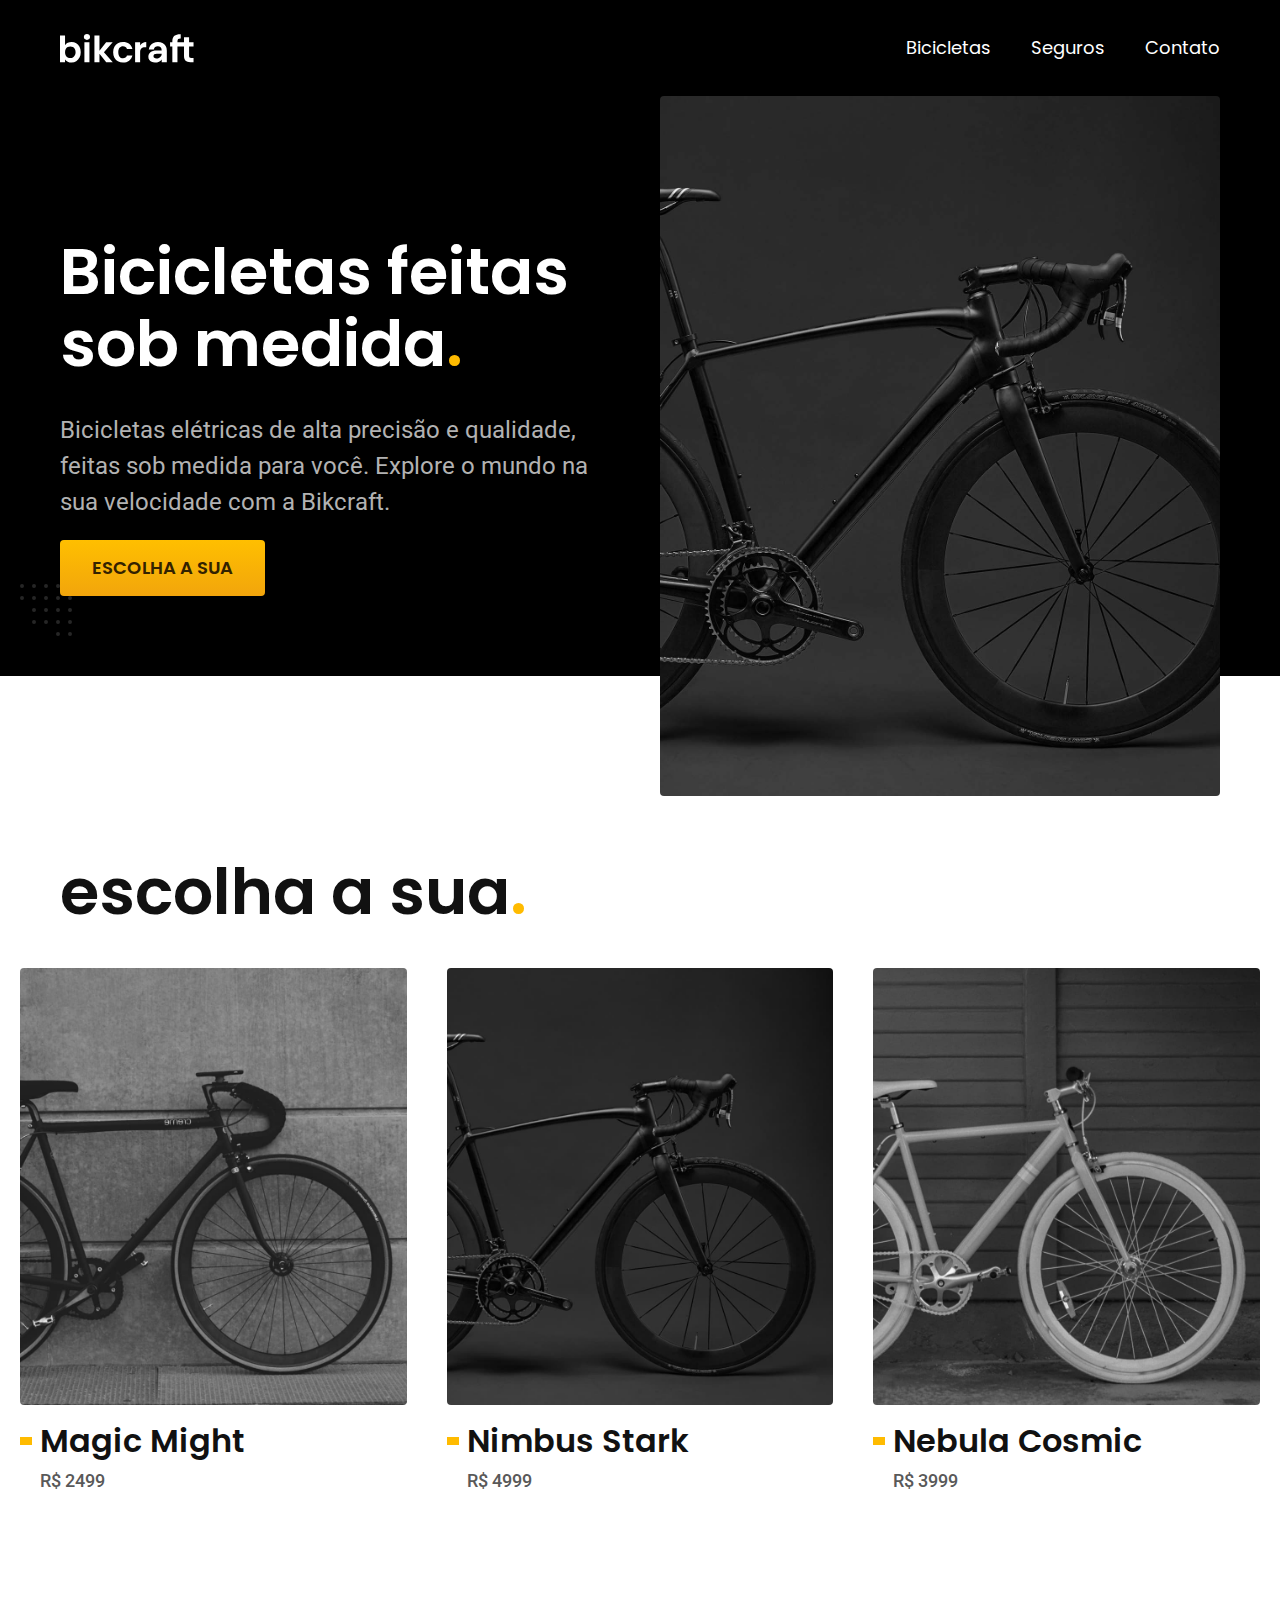
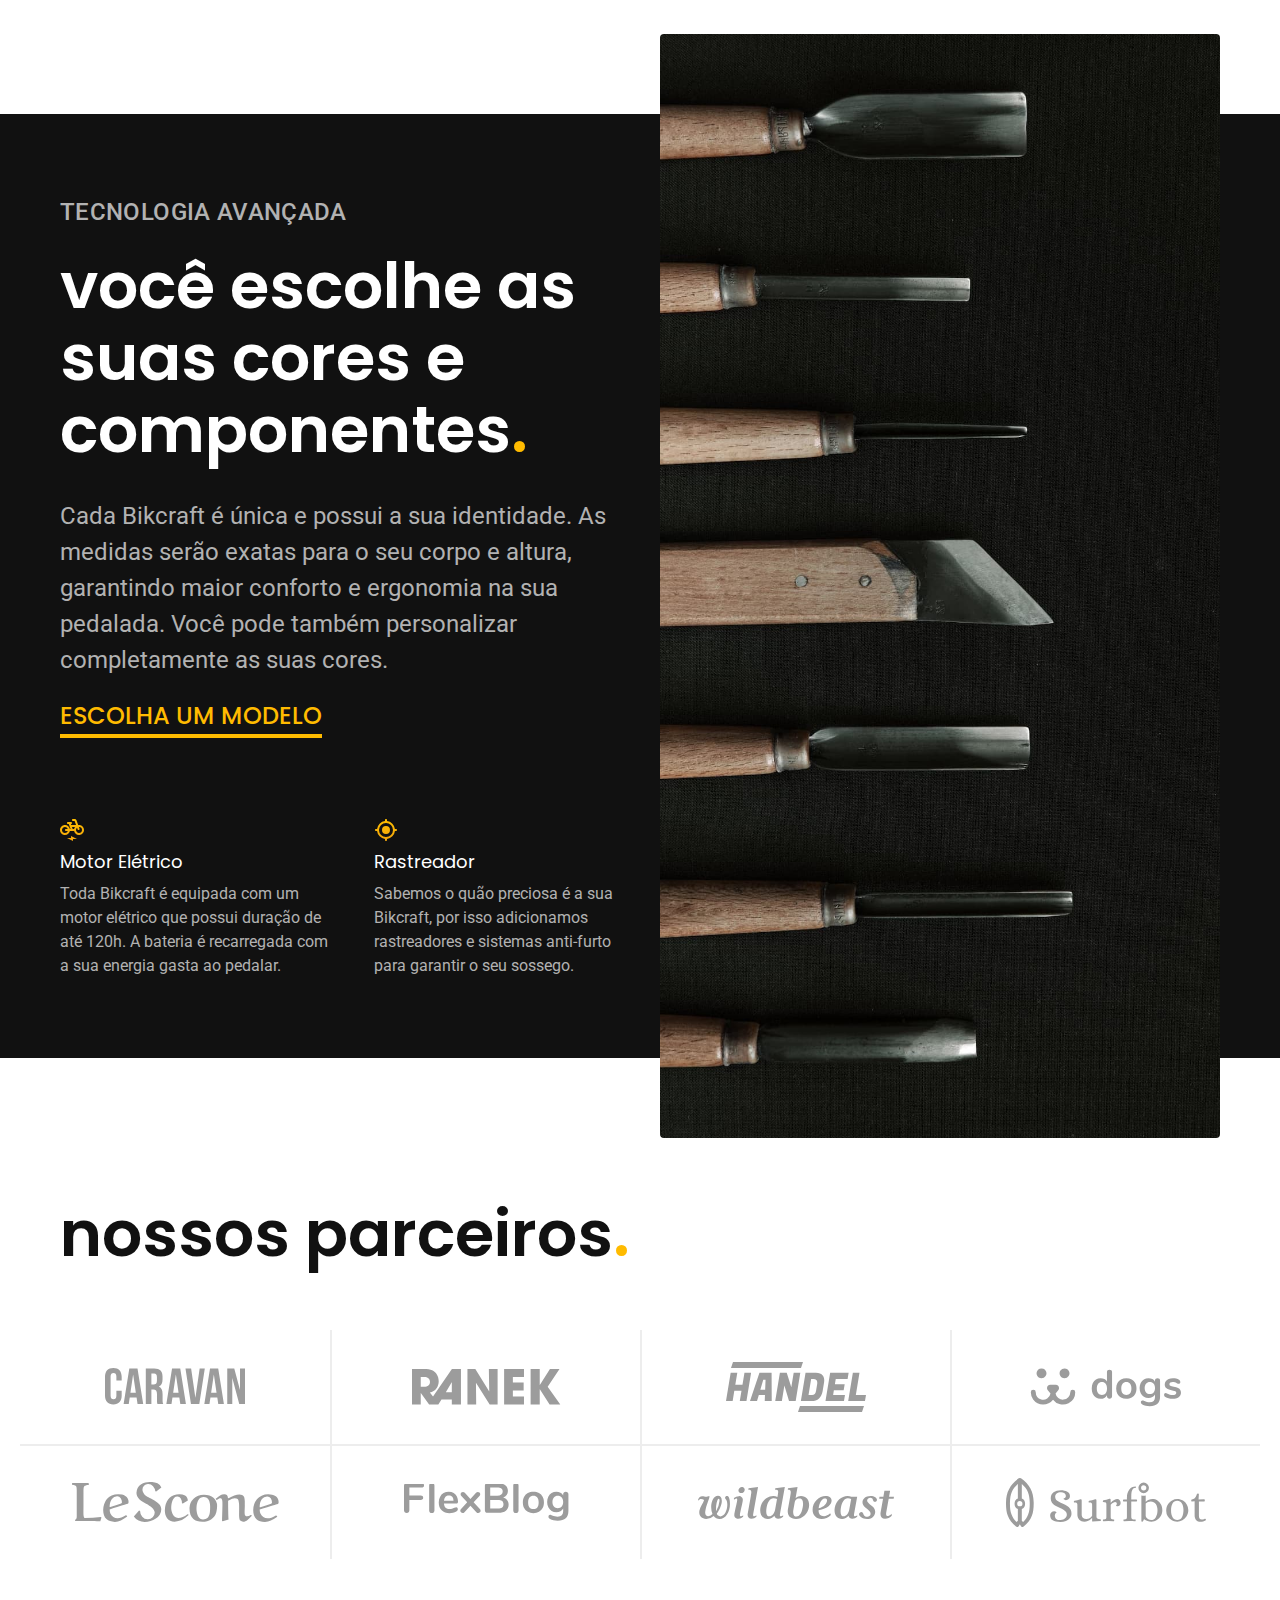
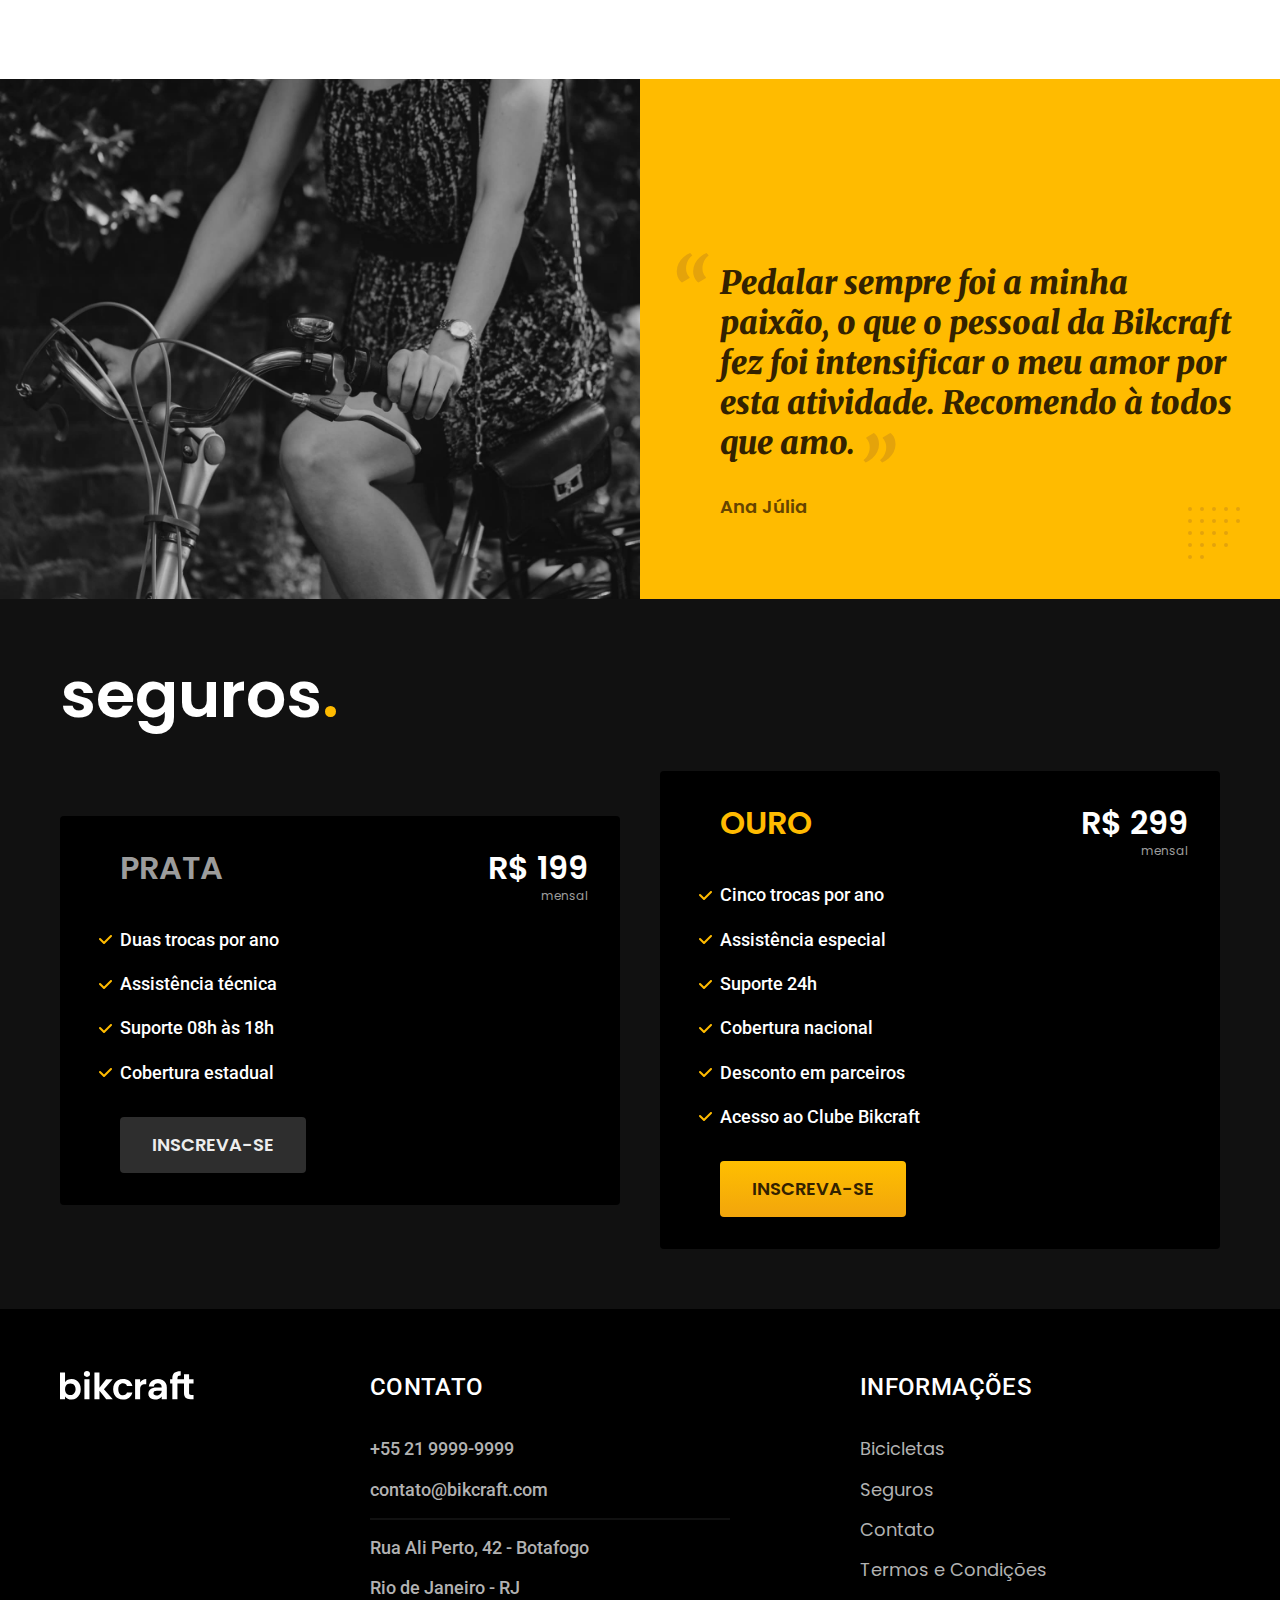
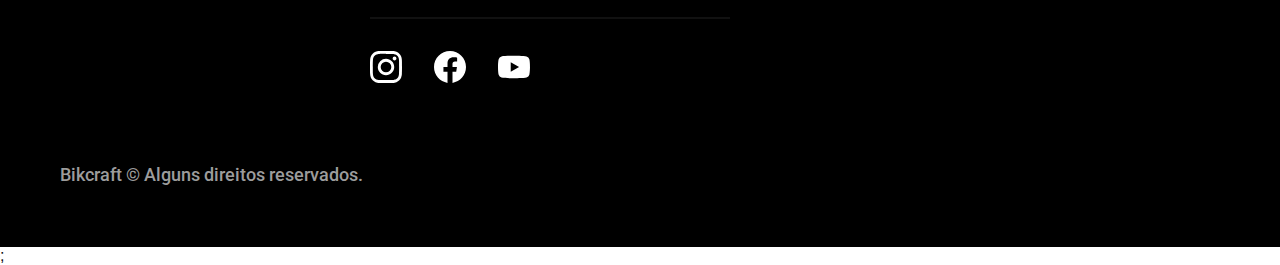
<file: index.html>
<!DOCTYPE html>
<html lang="pt-br">

<head>
  <meta charset="UTF-8">
  <meta name="viewport" content="width=device-width, initial-scale=1.0">

  <title>Bikcraft - Bicicletas Elétricas</title>
  <meta name="description" content="Bicicletas elétricas de alta precisão e qualidade, feitas sob medida para o cliente. Explore o mundo na sua velocidade com a Bikcraft.">

  <link rel="icon" href="favicon.svg" type="image/svg+xml">
  <link rel="preload" href="./css/style.min.css" as="style">
  <link rel="stylesheet" href="./css/style.min.css">

  <script>document.documentElement.classList.add("js");</script>

  <link rel="preconnect" href="https://fonts.googleapis.com">
  <link rel="preconnect" href="https://fonts.gstatic.com" crossorigin>
  <link href="https://fonts.googleapis.com/css2?family=Merriweather:ital,wght@0,900;1,900&family=Poppins:wght@400;600&family=Roboto:wght@400;500&display=swap" rel="stylesheet">


</head>

<body>
  <header class="header-bg">
    <div class="header container">
      <a href="./">
        <img src="./img/bikcraft.svg" width="136" height="32" alt="Bikcraft">
      </a>

      <nav aria-label="primaria">
        <ul class="header-menu font-1-m cor-0">
          <li><a href="./bicicletas.html">Bicicletas</a></li>
          <li><a href="./seguros.html">Seguros</a></li>
          <li><a href="./contato.html">Contato</a></li>
        </ul>
      </nav>
    </div>
  </header>

  <main class="introducao-bg">
    <div class="introducao container">
      <div class="introducao-conteudo">
        <h1 class="font-1-xxl cor-0 fadeInDown" data-anime="200">Bicicletas feitas sob medida<span class="cor-p1">.</span></h1>
        <p class="font-2-l cor-5 fadeInDown" data-anime="400">Bicicletas elétricas de alta precisão e qualidade, feitas sob medida para você. Explore o mundo na sua velocidade com a Bikcraft.</p>
        <a class="botao fadeInDown" data-anime="600" href="./bicicletas.html">Escolha a sua</a>
      </div>
      <picture data-anime="800" class="fadeInDown">
        <source media="(max-width: 800px)" srcset="./img/bicicletas/nimbus.jpg">
        <img src="./img/fotos/introducao.jpg" width="1280" height="1600" alt="Bicicleta elétrica preta.">
      </picture>
    </div>
  </main>

  <article class="bicicletas-lista">
    <h2 class="container font-1-xxl">escolha a sua<span class="cor-p1">.</span></h2>

    <ul>
      <li>
        <a href="./bicicletas/magic.html">
          <img src="./img/bicicletas/magic-home.jpg" alt="Bicicleta preta" width="920" height="1040">
          <h3 class="font-1-xl">Magic Might</h3>
          <span class="font-2-m cor-8">R$ 2499</span>
        </a>
      </li>
      <li>
        <a href="./bicicletas/nimbus.html">
          <img src="./img/bicicletas/nimbus-home.jpg" alt="Bicicleta preta" width="920" height="1040">
          <h3 class="font-1-xl">Nimbus Stark</h3>
          <span class="font-2-m cor-8">R$ 4999</span>
        </a>
      </li>
      <li>
        <a href="./bicicletas/nebula.html">
          <img src="./img/bicicletas/nebula-home.jpg" alt="Bicicleta preta" width="920" height="1040">
          <h3 class="font-1-xl">Nebula Cosmic</h3>
          <span class="font-2-m cor-8">R$ 3999</span>
        </a>
      </li>
    </ul>
  </article>

  <article class="tecnologia-bg">
    <div class="tecnologia container">
      <div class="tecnologia-conteudo">
        <span class="font-2-l-b cor-5">Tecnologia Avançada</span>
        <h2 class="font-1-xxl cor-0">você escolhe as suas cores e componentes<span class="cor-p1">.</span></h2>
        <p class="font-2-l cor-5">Cada Bikcraft é única e possui a sua identidade. As medidas serão exatas para o seu corpo e altura, garantindo maior conforto e ergonomia na sua pedalada. Você pode também personalizar completamente as suas cores.</p>
        <a class="link" href="./bicicletas.html">Escolha um modelo</a>
        <div class="tecnologia-vantagens">
          <div>
            <img src="./img/icones/eletrica.svg" width="24" height="24" alt="">
            <h3 class="font-1-m cor-0">Motor Elétrico</h3>
            <p class="font-2-s cor-5">Toda Bikcraft é equipada com um motor elétrico que possui duração de até 120h. A bateria é recarregada com a sua energia gasta ao pedalar.</p>
          </div>
          <div>
            <img src="./img/icones/rastreador.svg" width="24" height="24" alt="">
            <h3 class="font-1-m cor-0">Rastreador</h3>
            <p class="font-2-s cor-5">Sabemos o quão preciosa é a sua Bikcraft, por isso adicionamos rastreadores e sistemas anti-furto para garantir o seu sossego.</p>
          </div>
        </div>
      </div>
      <div class="tecnologia-imagem">
        <img src="./img/fotos/tecnologia.jpg" width="1200" height="1920" alt="">
      </div>
    </div>
  </article>

  <section class="parceiros" aria-label="Nossos Parceiros">
    <h2 class="container font-1-xxl">nossos parceiros<span class="cor-p1">.</span></h2>

    <ul>
      <li><img src="./img/parceiros/caravan.svg" alt="Caravan" width="140" height="38"></li>
      <li><img src="./img/parceiros/ranek.svg" alt="Ranek" width="149" height="36"></li>
      <li><img src="./img/parceiros/handel.svg" alt="Handel" width="140" height="50"></li>
      <li><img src="./img/parceiros/dogs.svg" alt="Dogs" width="152" height="39"></li>
      <li><img src="./img/parceiros/lescone.svg" alt="LeScone" width="208" height="41"></li>
      <li><img src="./img/parceiros/flexblog.svg" alt="FlexBlog" width="165" height="38"></li>
      <li><img src="./img/parceiros/wildbeast.svg" alt="Wildbeast" width="196" height="34"></li>
      <li><img src="./img/parceiros/surfbot.svg" alt="Surfbot" width="200" height="49"></li>
    </ul>
  </section>

  <section class="depoimento" aria-label="Depoimento">
    <div>
      <img src="./img/fotos/depoimento.jpg" width="1560" height="1360" alt="Pessoa pedalando uma bicicleta Bikcraft">
    </div>
    <div class="depoimento-conteudo">
      <blockquote class="font-1-xl cor-p5">
        <p>Pedalar sempre foi a minha paixão, o que o pessoal da Bikcraft fez foi intensificar o meu amor por esta atividade. Recomendo à todos que amo.</p>
      </blockquote>
      <span class="font-1-m-b cor-p4">Ana Júlia</span>
    </div>
  </section>

  <article class="seguros-bg">
    <div class="seguros container">
      <h2 class="font-1-xxl cor-0">seguros<span class="cor-p1">.</span></h2>
      <div class="seguros-item">
        <h3 class="font-1-xl cor-6">PRATA</h3>
        <span class="font-1-xl cor-0">R$ 199 <span class="font-1-xs cor-6">mensal</span></span>
        <ul class="font-2-m cor-0">
          <li>Duas trocas por ano</li>
          <li>Assistência técnica</li>
          <li>Suporte 08h às 18h</li>
          <li>Cobertura estadual</li>
        </ul>
        <a class="botao secundario" href="./orcamento.html">Inscreva-se</a>
      </div>

      <div class="seguros-item">
        <h3 class="font-1-xl cor-p1">OURO</h3>
        <span class="font-1-xl cor-0">R$ 299 <span class="font-1-xs cor-6">mensal</span></span>
        <ul class="font-2-m cor-0">
          <li>Cinco trocas por ano</li>
          <li>Assistência especial</li>
          <li>Suporte 24h</li>
          <li>Cobertura nacional</li>
          <li>Desconto em parceiros</li>
          <li>Acesso ao Clube Bikcraft</li>
        </ul>
        <a class="botao" href="./orcamento.html">Inscreva-se</a>
      </div>
    </div>
  </article>

  <footer class="footer-bg">
    <div class="footer container">
      <img src="./img/bikcraft.svg" width="136" height="32" alt="Bikcraft">
      <div class="footer-contato">
        <h3 class="font-2-l-b cor-0">Contato</h3>
        <ul class="font-2-m cor-5">
          <li><a href="tel:+552199999999">+55 21 9999-9999</a></li>
          <li><a href="mailto:contato@bikcraft.com">contato@bikcraft.com</a></li>
          <li>Rua Ali Perto, 42 - Botafogo</li>
          <li>Rio de Janeiro - RJ</li>
        </ul>
        <div class="footer-redes">
          <a href="./">
            <img src="./img/redes/instagram.svg" width="32" height="32" alt="Instagram">
          </a>
          <a href="./">
            <img src="./img/redes/facebook.svg" width="32" height="32" alt="Facebook">
          </a>
          <a href="./">
            <img src="./img/redes/youtube.svg" width="32" height="32" alt="Youtube">
          </a>
        </div>
      </div>
      <div class="footer-informacoes">
        <h3 class="font-2-l-b cor-0">Informações</h3>
        <nav>
          <ul class="font-1-m cor-5">
            <li><a href="./bicicletas.html">Bicicletas</a></li>
            <li><a href="./seguros.html">Seguros</a></li>
            <li><a href="./contato.html">Contato</a></li>
            <li><a href="./termos.html">Termos e Condições</a></li>
          </ul>
        </nav>
      </div>
      <p class="footer-copy font-2-m cor-6">Bikcraft © Alguns direitos reservados.</p>
    </div>
  </footer>
  <script src="./js/plugins/simple-anime.js"></script>;
  <script src="./js/script.js"></script>
</body>

</html>
</file>
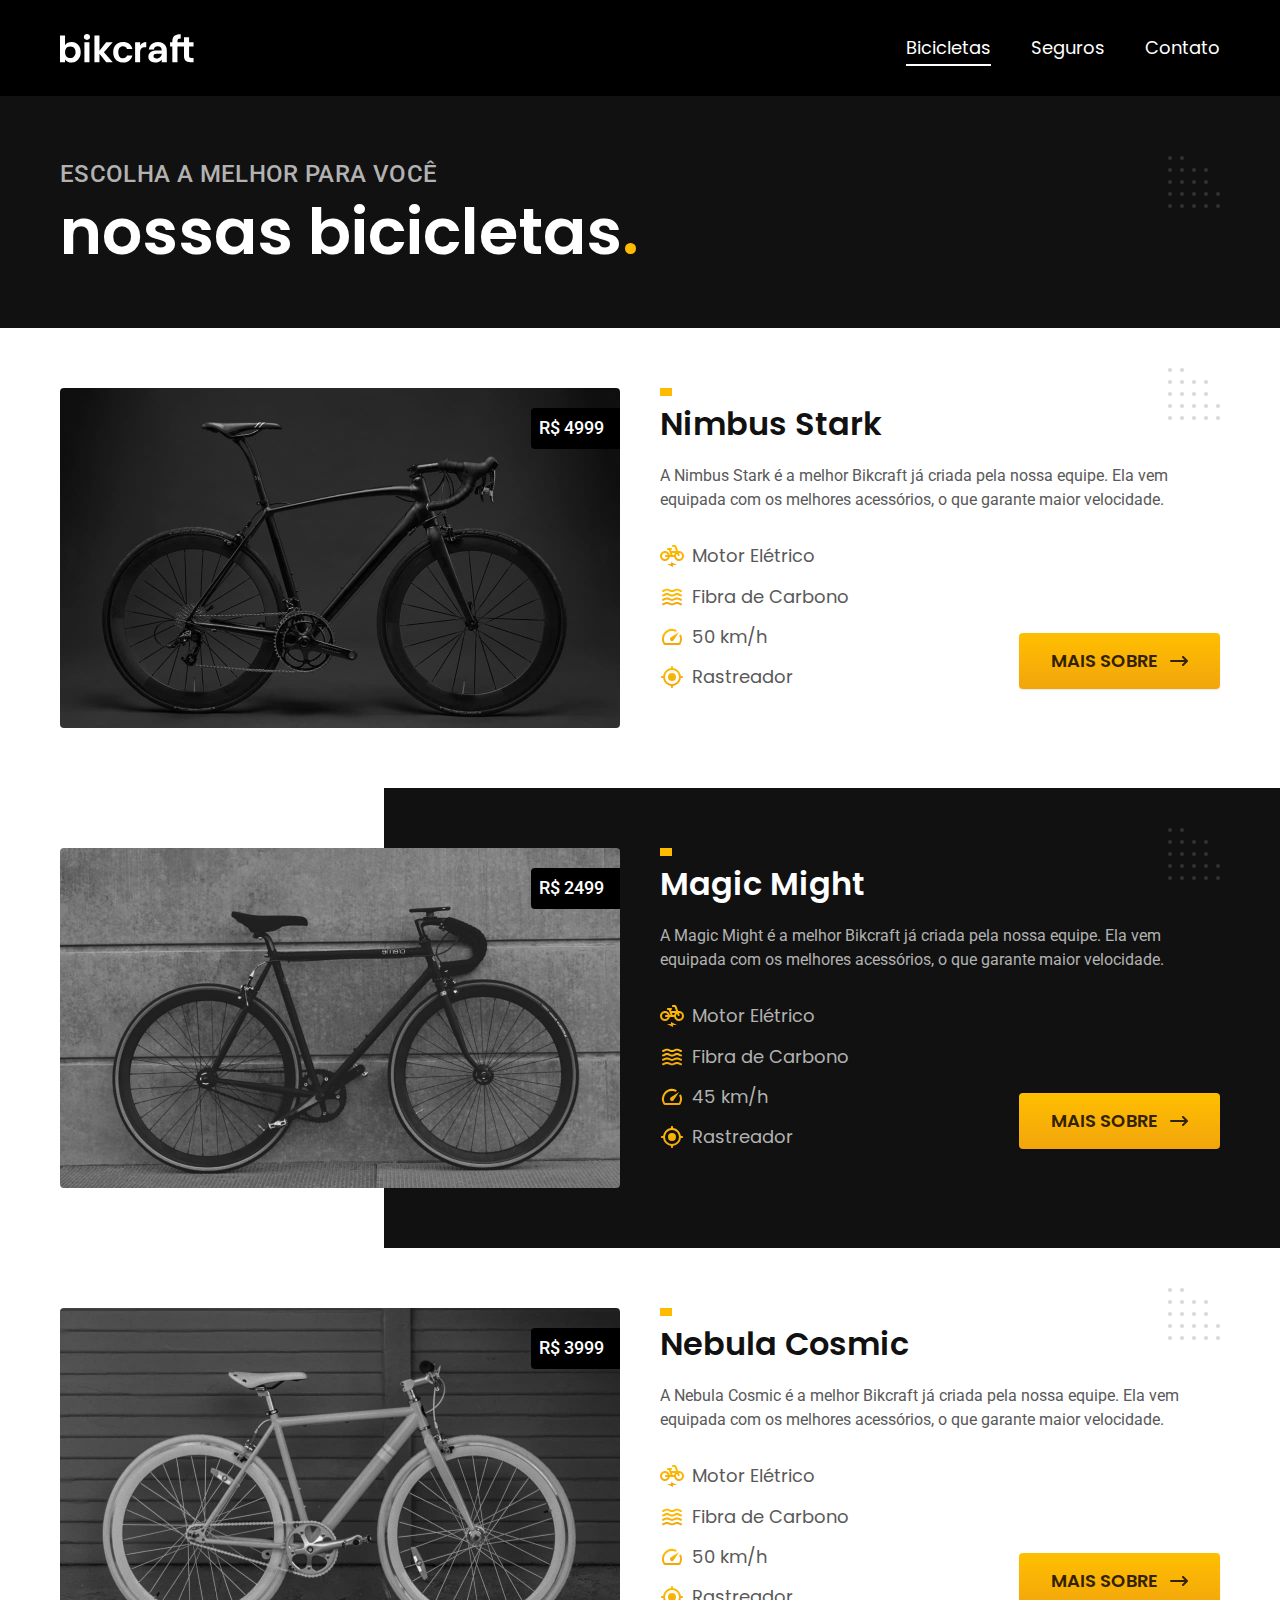
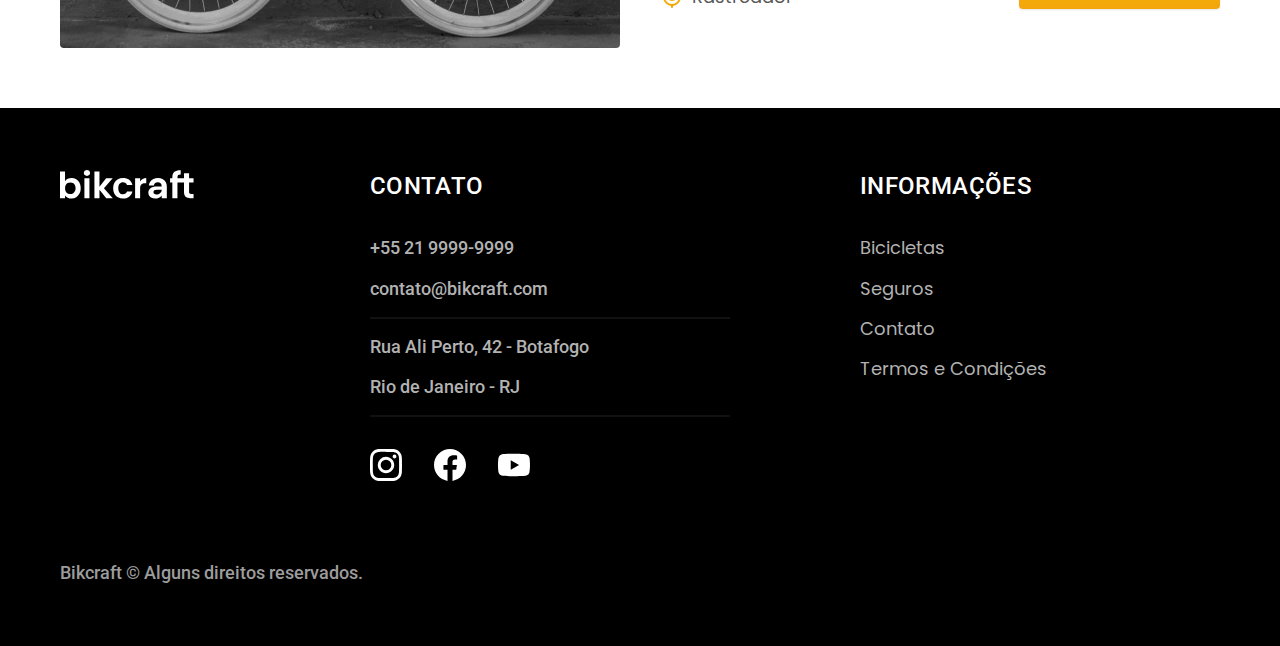
<file: bicicletas.html>
<!DOCTYPE html>
<html lang="pt-br">

<head>
  <meta charset="UTF-8">
  <meta name="viewport" content="width=device-width, initial-scale=1.0">

  <title>Bicicletas | Bikcraft</title>
  <meta name="description" content="Bicicletas">

  <link rel="icon" href="favicon.svg" type="image/svg+xml">
  <link rel="preload" href="./css/style.min.css" as="style">
  <link rel="stylesheet" href="./css/style.min.css">
  <script>document.documentElement.classList.add("js");</script>

  <link rel="preconnect" href="https://fonts.googleapis.com">
  <link rel="preconnect" href="https://fonts.gstatic.com" crossorigin>
  <link href="https://fonts.googleapis.com/css2?family=Merriweather:ital,wght@0,900;1,900&family=Poppins:wght@400;600&family=Roboto:wght@400;500&display=swap" rel="stylesheet">
</head>

<body id="bicicletas">
  <header class="header-bg">
    <div class="header container">
      <a href="./">
        <img src="./img/bikcraft.svg" alt="Bikcraft">
      </a>

      <nav aria-label="primaria">
        <ul class="header-menu font-1-m cor-0">
          <li><a href="./bicicletas.html">Bicicletas</a></li>
          <li><a href="./seguros.html">Seguros</a></li>
          <li><a href="./contato.html">Contato</a></li>
        </ul>
      </nav>
    </div>
  </header>

  <main>
    <div class="titulo-bg">
      <div class="titulo container">
        <p class="font-2-l-b cor-5">Escolha a melhor para você</p>
        <h1 class="font-1-xxl cor-0">nossas bicicletas<span class="cor-p1">.</span></h1>
      </div>
    </div>

    <div class="bicicletas container">
      <div class="bicicletas-imagem">
        <img src="./img/bicicletas/nimbus.jpg" alt="Bicicleta preta">
        <span class="font-2-m cor-0">R$ 4999</span>
      </div>
      <div class="bicicletas-conteudo">
        <h2 class="font-1-xl">Nimbus Stark</h2>
        <p class="font-2-s cor-8">A Nimbus Stark é a melhor Bikcraft já criada pela nossa equipe. Ela vem equipada com os melhores acessórios, o que garante maior velocidade.</p>
        <ul class="font-1-m cor-8">
          <li>
            <img src="./img/icones/eletrica.svg" alt="">
            Motor Elétrico
          </li>
          <li>
            <img src="./img/icones/carbono.svg" alt="">
            Fibra de Carbono
          </li>
          <li>
            <img src="./img/icones/velocidade.svg" alt="">
            50 km/h
          </li>
          <li>
            <img src="./img/icones/rastreador.svg" alt="">
            Rastreador
          </li>
        </ul>
        <a class="botao seta" href="./bicicletas/nimbus.html">Mais Sobre</a>
      </div>
    </div>

    <div class="bicicletas-bg">
      <div class="bicicletas container">
        <div class="bicicletas-imagem">
          <img src="./img/bicicletas/magic.jpg" alt="Bicicleta preta">
          <span class="font-2-m cor-0">R$ 2499</span>
        </div>
        <div class="bicicletas-conteudo">
          <h2 class="font-1-xl cor-0">Magic Might</h2>
          <p class="font-2-s cor-5">A Magic Might é a melhor Bikcraft já criada pela nossa equipe. Ela vem equipada com os melhores acessórios, o que garante maior velocidade.</p>
          <ul class="font-1-m cor-5">
            <li>
              <img src="./img/icones/eletrica.svg" alt="">
              Motor Elétrico
            </li>
            <li>
              <img src="./img/icones/carbono.svg" alt="">
              Fibra de Carbono
            </li>
            <li>
              <img src="./img/icones/velocidade.svg" alt="">
              45 km/h
            </li>
            <li>
              <img src="./img/icones/rastreador.svg" alt="">
              Rastreador
            </li>
          </ul>
          <a class="botao seta" href="./bicicletas/magic.html">Mais Sobre</a>
        </div>
      </div>
    </div>

    <div class="bicicletas container">
      <div class="bicicletas-imagem">
        <img src="./img/bicicletas/nebula.jpg" alt="Bicicleta preta">
        <span class="font-2-m cor-0">R$ 3999</span>
      </div>
      <div class="bicicletas-conteudo">
        <h2 class="font-1-xl">Nebula Cosmic</h2>
        <p class="font-2-s cor-8">A Nebula Cosmic é a melhor Bikcraft já criada pela nossa equipe. Ela vem equipada com os melhores acessórios, o que garante maior velocidade.</p>
        <ul class="font-1-m cor-8">
          <li>
            <img src="./img/icones/eletrica.svg" alt="">
            Motor Elétrico
          </li>
          <li>
            <img src="./img/icones/carbono.svg" alt="">
            Fibra de Carbono
          </li>
          <li>
            <img src="./img/icones/velocidade.svg" alt="">
            50 km/h
          </li>
          <li>
            <img src="./img/icones/rastreador.svg" alt="">
            Rastreador
          </li>
        </ul>
        <a class="botao seta" href="./bicicletas/nebula.html">Mais Sobre</a>
      </div>
    </div>

  </main>

  <footer class="footer-bg">
    <div class="footer container">
      <img src="./img/bikcraft.svg" alt="Bikcraft">
      <div class="footer-contato">
        <h3 class="font-2-l-b cor-0">Contato</h3>
        <ul class="font-2-m cor-5">
          <li><a href="tel:+552199999999">+55 21 9999-9999</a></li>
          <li><a href="mailto:contato@bikcraft.com">contato@bikcraft.com</a></li>
          <li>Rua Ali Perto, 42 - Botafogo</li>
          <li>Rio de Janeiro - RJ</li>
        </ul>
        <div class="footer-redes">
          <a href="./">
            <img src="./img/redes/instagram.svg" alt="Instagram">
          </a>
          <a href="./">
            <img src="./img/redes/facebook.svg" alt="Facebook">
          </a>
          <a href="./">
            <img src="./img/redes/youtube.svg" alt="Youtube">
          </a>
        </div>
      </div>
      <div class="footer-informacoes">
        <h3 class="font-2-l-b cor-0">Informações</h3>
        <nav>
          <ul class="font-1-m cor-5">
            <li><a href="./bicicletas.html">Bicicletas</a></li>
            <li><a href="./seguros.html">Seguros</a></li>
            <li><a href="./contato.html">Contato</a></li>
            <li><a href="./termos.html">Termos e Condições</a></li>
          </ul>
        </nav>
      </div>
      <p class="footer-copy font-2-m cor-6">Bikcraft © Alguns direitos reservados.</p>
    </div>
  </footer>
  <script src="./js/script.js"></script>
</body>

</html>
</file>
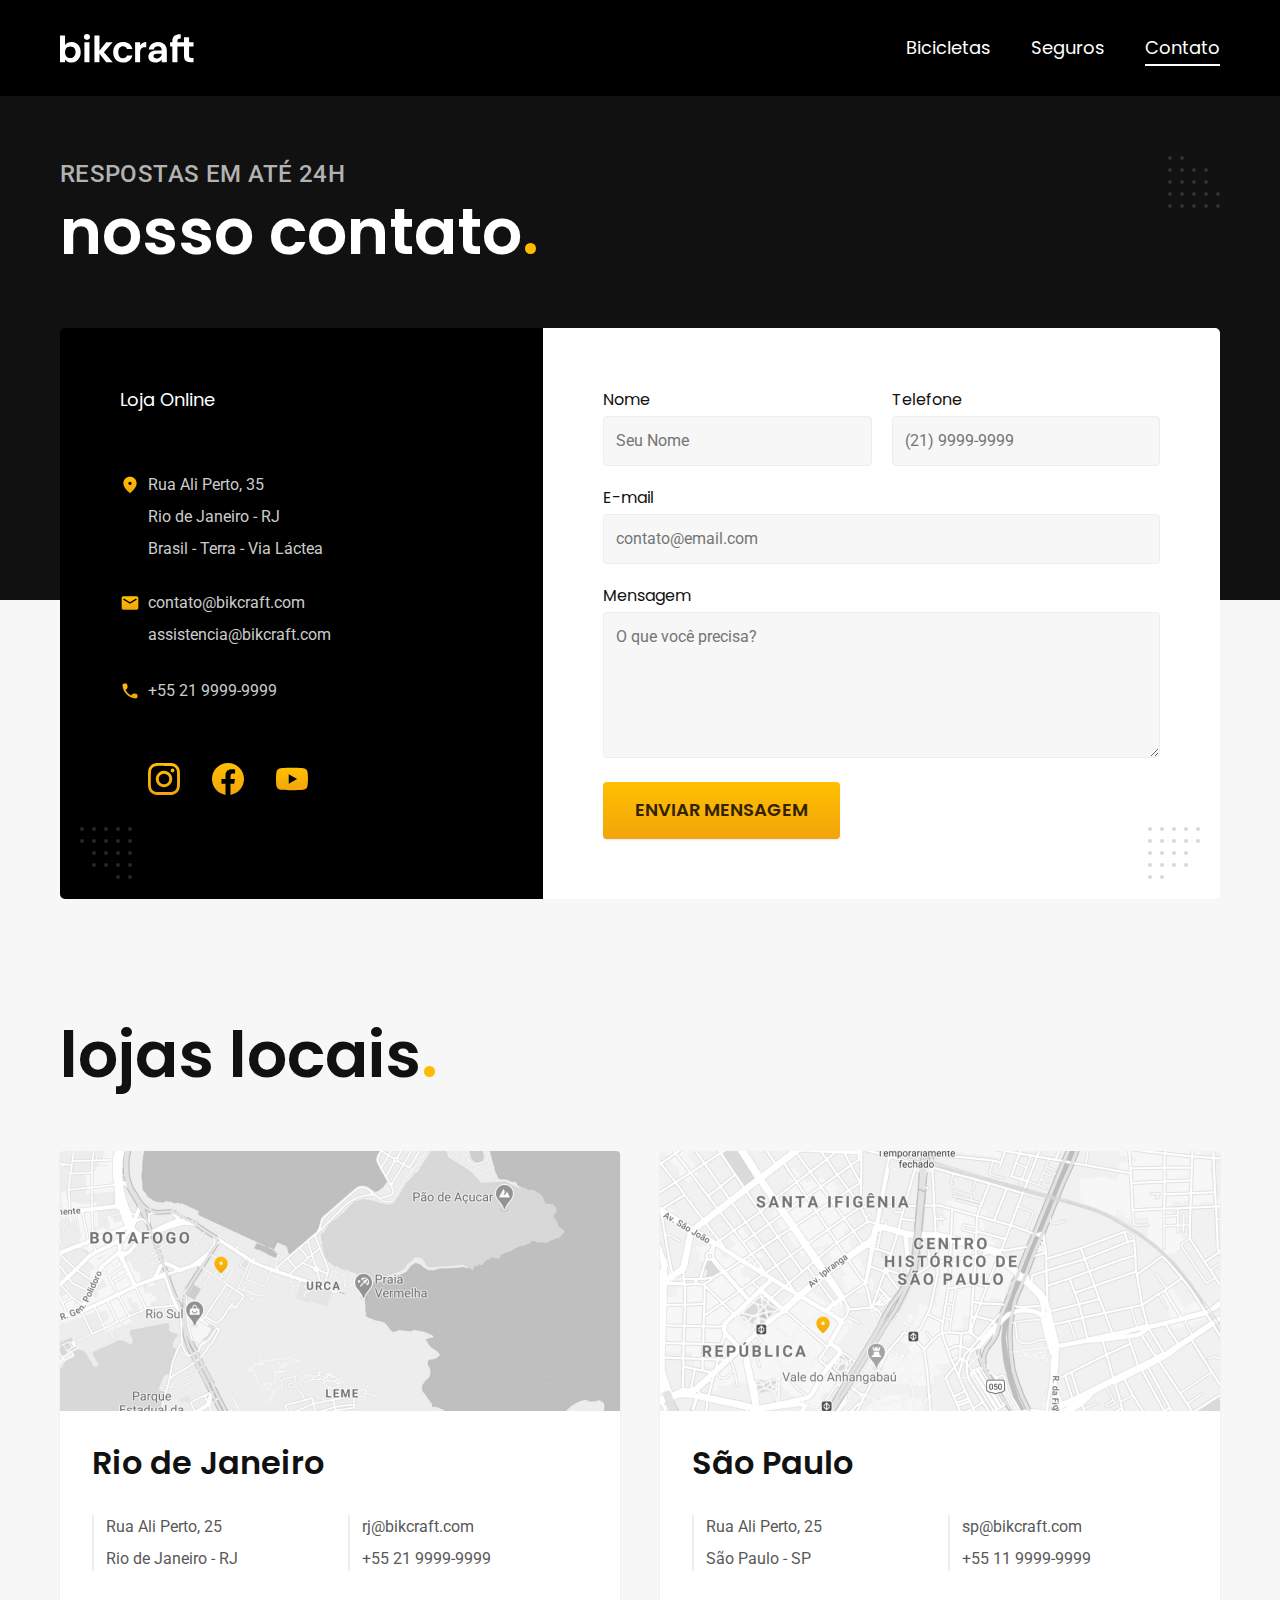
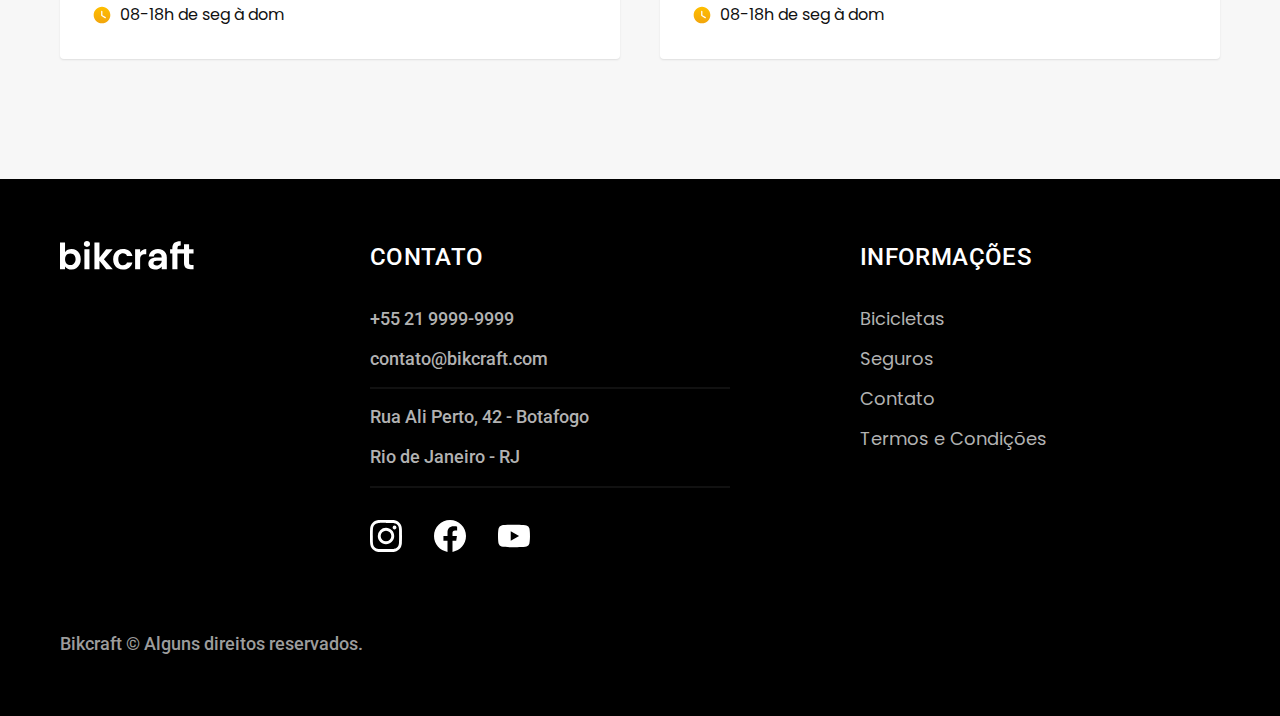
<file: contato.html>
<!DOCTYPE html>
<html lang="pt-br">

<head>
  <meta charset="UTF-8">
  <meta name="viewport" content="width=device-width, initial-scale=1.0">

  <title>Contato | Bikcraft</title>
  <meta name="description" content="Termos e condições.">

  <link rel="icon" href="favicon.svg" type="image/svg+xml">
  <link rel="preload" href="./css/style.min.css" as="style">
  <link rel="stylesheet" href="./css/style.min.css">
  <script>document.documentElement.classList.add("js");</script>

  <link rel="preconnect" href="https://fonts.googleapis.com">
  <link rel="preconnect" href="https://fonts.gstatic.com" crossorigin>
  <link href="https://fonts.googleapis.com/css2?family=Merriweather:ital,wght@0,900;1,900&family=Poppins:wght@400;600&family=Roboto:wght@400;500&display=swap" rel="stylesheet">
</head>

<body id="contato">
  <header class="header-bg">
    <div class="header container">
      <a href="./">
        <img src="./img/bikcraft.svg" alt="Bikcraft">
      </a>

      <nav aria-label="primaria">
        <ul class="header-menu font-1-m cor-0">
          <li><a href="./bicicletas.html">Bicicletas</a></li>
          <li><a href="./seguros.html">Seguros</a></li>
          <li><a href="./contato.html">Contato</a></li>
        </ul>
      </nav>
    </div>
  </header>

  <main>
    <div class="titulo-bg">
      <div class="titulo container">
        <p class="font-2-l-b cor-5">Respostas em até 24h</p>
        <h1 class="font-1-xxl cor-0">nosso contato<span class="cor-p1">.</span></h1>
      </div>
    </div>

    <div class="contato container">
      <section class="contato-dados" aria-label="Endereço">
        <h2 class="font-1-m cor-0">Loja Online</h2>
        <div class="contato-endereco font-2-s cor-4">
          <p>Rua Ali Perto, 35</p>
          <p>Rio de Janeiro - RJ</p>
          <p>Brasil - Terra - Via Láctea</p>
        </div>
        <address class="contato-meios font-2-s cor-4">
          <a href="mailton:contato@bikcraft.com">contato@bikcraft.com</a>
          <a href="mailton:assistencia@bikcraft.com">assistencia@bikcraft.com</a>
          <a href="tel:+552199999999">+55 21 9999-9999</a>
        </address>
        <div class="contato-redes">
          <a href="./">
            <img src="./img/redes/instagram-p.svg" alt="Instagram">
          </a>
          <a href="./">
            <img src="./img/redes/facebook-p.svg" alt="Facebook">
          </a>
          <a href="./">
            <img src="./img/redes/youtube-p.svg" alt="Youtube">
          </a>
        </div>

      </section>
      <section class="contato-formulario" aria-label="Formulário">
        <form class="form" action="./contato.html">
          <div>
            <label for="nome">Nome</label>
            <input type="text" id="nome" name="nome" placeholder="Seu Nome">
          </div>
          <div>
            <label for="telefone">Telefone</label>
            <input type="text" id="telefone" name="telefone" placeholder="(21) 9999-9999">
          </div>
          <div class="col-2">
            <label for="email">E-mail</label>
            <input type="email" id="email" name="email" placeholder="contato@email.com">
          </div>
          <div class="col-2">
            <label for="mensagem">Mensagem</label>
            <textarea rows="5" id="mensagem" name="mensagem" placeholder="O que você precisa?"></textarea>
          </div>
          <button class="botao col-2">Enviar Mensagem</button>
        </form>
      </section>
    </div>
  </main>

  <article class="lojas container">
    <h2 class="font-1-xxl">lojas locais<span class="cor-p1">.</span></h2>
    <div class="lojas-item">
      <img src="./img/lojas/rj.jpg" alt="mapa marcando o endereço em Rua Ali Perto, 25 - Rio de Janeiro - RJ">
      <div class="lojas-conteudo">
        <h3 class="font-1-xl">Rio de Janeiro</h3>
        <div class="lojas-dados font-2-s cor-8">
          <p>Rua Ali Perto, 25</p>
          <p>Rio de Janeiro - RJ</p>
        </div>
        <div class="lojas-dados font-2-s cor-8">
          <a href="mailton:rj@bikcraft.com">rj@bikcraft.com</a>
          <a href="tel:+552199999999">+55 21 9999-9999</a>
        </div>
        <P class="lojas-tempo font-1-s"><img src="./img/icones/horario.svg" alt=""> 08-18h de seg à dom</P>
      </div>
    </div>

    <div class="lojas-item">
      <img src="./img/lojas/sp.jpg" alt="mapa marcando o endereço em Rua Ali Perto, 25 - São Paulo - SP">
      <div class="lojas-conteudo">
        <h3 class="font-1-xl">São Paulo</h3>
        <div class="lojas-dados font-2-s cor-8">
          <p>Rua Ali Perto, 25</p>
          <p>São Paulo - SP</p>
        </div>
        <div class="lojas-dados font-2-s cor-8">
          <a href="mailton:rj@bikcraft.com">sp@bikcraft.com</a>
          <a href="tel:+552199999999">+55 11 9999-9999</a>
        </div>
        <P class="lojas-tempo font-1-s"><img src="./img/icones/horario.svg" alt=""> 08-18h de seg à dom</P>
      </div>
    </div>

  </article>

  <footer class="footer-bg">
    <div class="footer container">
      <img src="./img/bikcraft.svg" alt="Bikcraft">
      <div class="footer-contato">
        <h3 class="font-2-l-b cor-0">Contato</h3>
        <ul class="font-2-m cor-5">
          <li><a href="tel:+552199999999">+55 21 9999-9999</a></li>
          <li><a href="mailto:contato@bikcraft.com">contato@bikcraft.com</a></li>
          <li>Rua Ali Perto, 42 - Botafogo</li>
          <li>Rio de Janeiro - RJ</li>
        </ul>
        <div class="footer-redes">
          <a href="./">
            <img src="./img/redes/instagram.svg" alt="Instagram">
          </a>
          <a href="./">
            <img src="./img/redes/facebook.svg" alt="Facebook">
          </a>
          <a href="./">
            <img src="./img/redes/youtube.svg" alt="Youtube">
          </a>
        </div>
      </div>
      <div class="footer-informacoes">
        <h3 class="font-2-l-b cor-0">Informações</h3>
        <nav>
          <ul class="font-1-m cor-5">
            <li><a href="./bicicletas.html">Bicicletas</a></li>
            <li><a href="./seguros.html">Seguros</a></li>
            <li><a href="./contato.html">Contato</a></li>
            <li><a href="./termos.html">Termos e Condições</a></li>
          </ul>
        </nav>
      </div>
      <p class="footer-copy font-2-m cor-6">Bikcraft © Alguns direitos reservados.</p>
    </div>
  </footer>
  <script src="./js/script.js"></script>
</body>

</html>
</file>
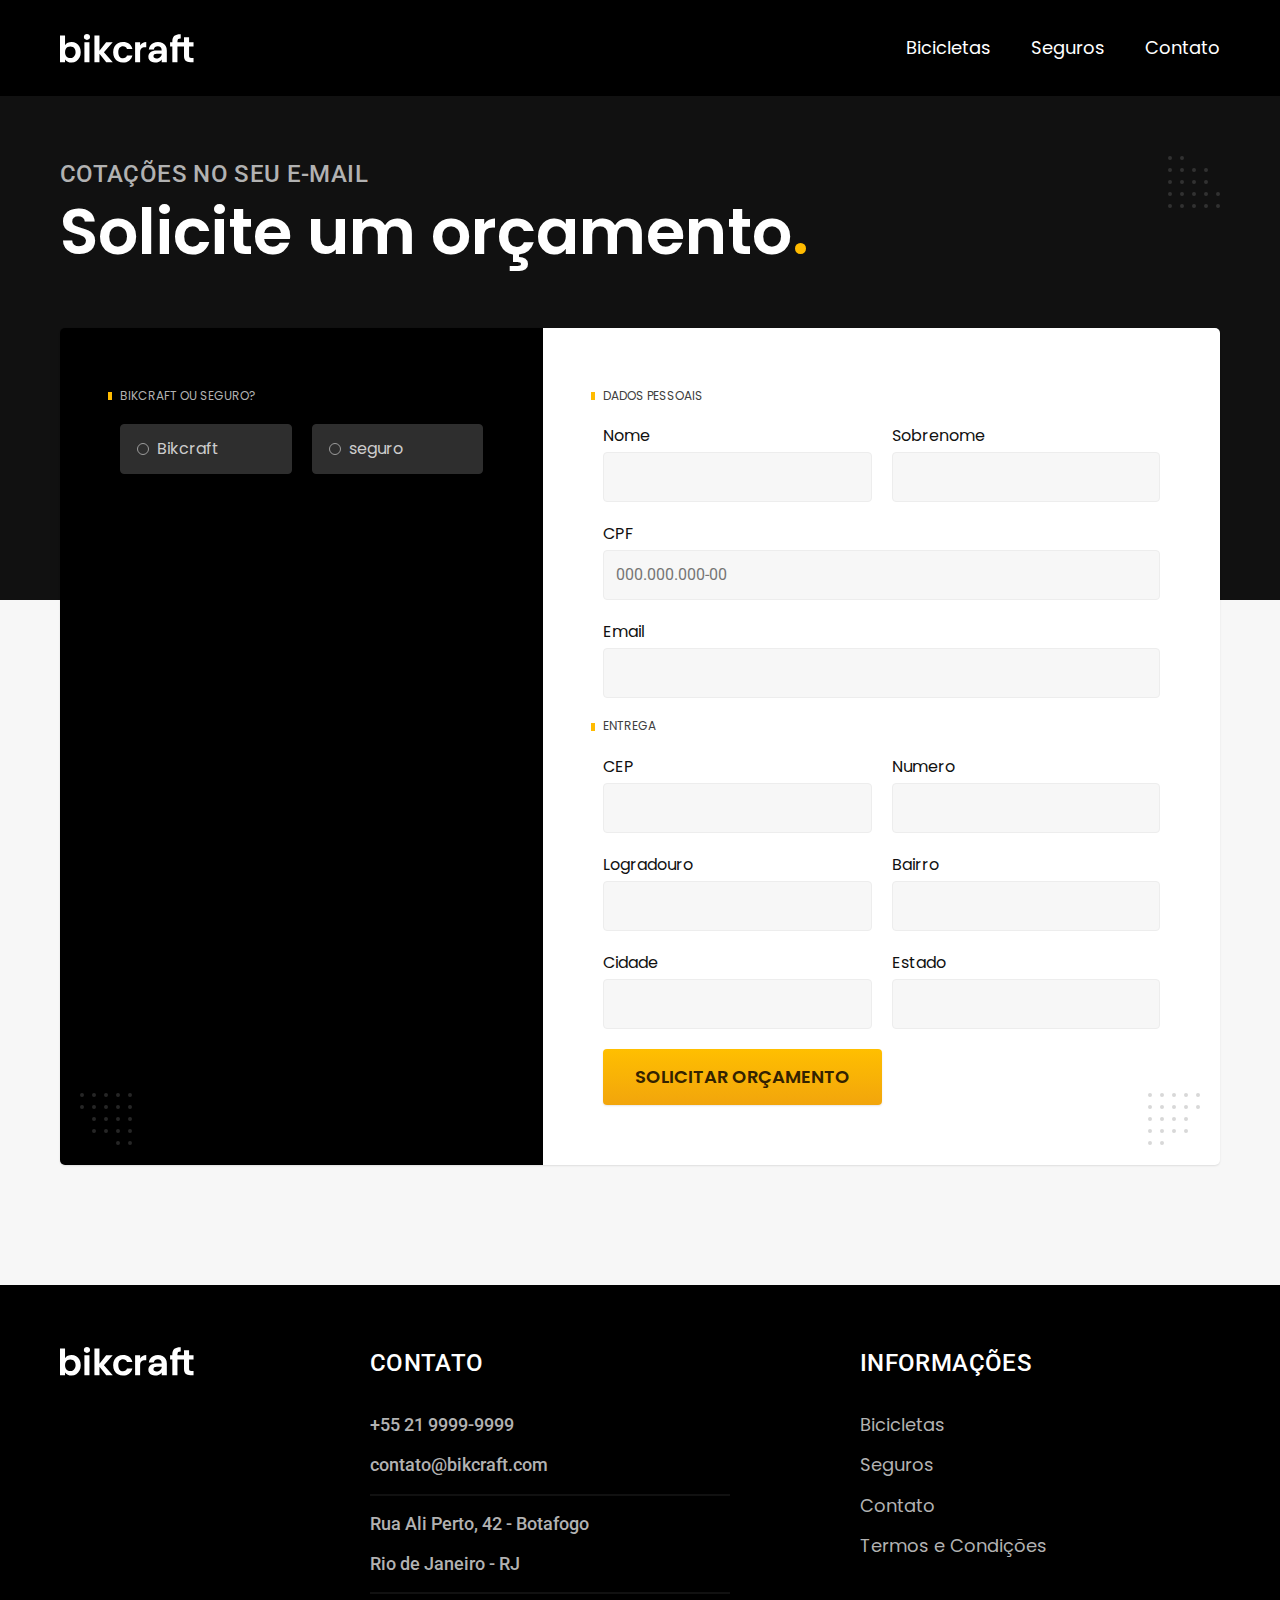
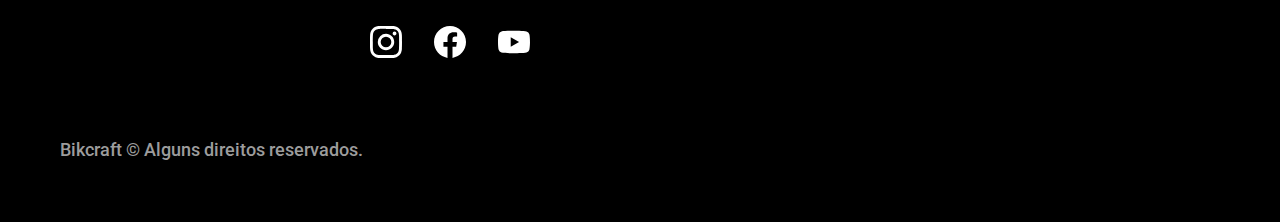
<file: orcamento.html>
<!DOCTYPE html>
<html lang="pt-br">

<head>
  <meta charset="UTF-8">
  <meta name="viewport" content="width=device-width, initial-scale=1.0">

  <title>Orçamento | Bikcraft</title>
  <meta name="description" content="Termos e condições.">

  <link rel="icon" href="favicon.svg" type="image/svg+xml">
  <link rel="preload" href="./css/style.min.css" as="style">
  <link rel="stylesheet" href="./css/style.min.css">
  <script>document.documentElement.classList.add("js");</script>

  <link rel="preconnect" href="https://fonts.googleapis.com">
  <link rel="preconnect" href="https://fonts.gstatic.com" crossorigin>
  <link href="https://fonts.googleapis.com/css2?family=Merriweather:ital,wght@0,900;1,900&family=Poppins:wght@400;600&family=Roboto:wght@400;500&display=swap" rel="stylesheet">
</head>

<body id="orcamento">
  <header class="header-bg">
    <div class="header container">
      <a href="./">
        <img src="./img/bikcraft.svg" alt="Bikcraft">
      </a>

      <nav aria-label="primaria">
        <ul class="header-menu font-1-m cor-0">
          <li><a href="./bicicletas.html">Bicicletas</a></li>
          <li><a href="./seguros.html">Seguros</a></li>
          <li><a href="./contato.html">Contato</a></li>
        </ul>
      </nav>
    </div>
  </header>

  <main>
    <div class="titulo-bg">
      <div class="titulo container">
        <p class="font-2-l-b cor-5">Cotações no seu e-mail</p>
        <h1 class="font-1-xxl cor-0">Solicite um orçamento<span class="cor-p1">.</span></h1>
      </div>
    </div>

    <form class="orcamento container" action="./">
      <div class="orcamento-produto">
        <h2 class="font-1-xs cor-5">Bikcraft ou Seguro?</h2>

        <input type="radio" name="tipo" value="bikcraft" id="bikcraft">
        <label for="bikcraft">Bikcraft</label>

        <input type="radio" name="tipo" value="seguro" id="seguro">
        <label for="seguro">seguro</label>

        <div class="orcamento-conteudo" id="orcamento-bikcraft">
          <h2 class="font-1-xs cor-5">Escolha a sua</h2>

          <input type="radio" name="produto" value="nimbus" id="nimbus">
          <label for="nimbus">Nimbus Stark <span>R$ 4999</span></label>
          <div class="orcamento-detalhes">
            <ul class="font-1-xs cor-8">
              <li><img src="./img/icones/eletrica.svg" alt=""> Motor Elétrico</li>
              <li><img src="./img/icones/carbono.svg" alt=""> Fibra de Carbono</li>
              <li><img src="./img/icones/velocidade.svg" alt=""> 50 km/h</li>
              <li><img src="./img/icones/rastreador.svg" alt=""> Rastreador</li>
            </ul>
            <img src="./img/bicicletas/nimbus.jpg" alt="Bicicleta Preta">
          </div>

          <input type="radio" name="produto" value="magic" id="magic">
          <label for="magic">Magic Might <span>R$ 2499</span></label>
          <div class="orcamento-detalhes">
            <ul class="font-1-xs cor-8">
              <li><img src="./img/icones/eletrica.svg" alt=""> Motor Elétrico</li>
              <li><img src="./img/icones/carbono.svg" alt=""> Fibra de Carbono</li>
              <li><img src="./img/icones/velocidade.svg" alt=""> 45 km/h</li>
              <li><img src="./img/icones/rastreador.svg" alt=""> Rastreador</li>
            </ul>
            <img src="./img/bicicletas/magic.jpg" alt="Bicicleta Preta">
          </div>

          <input type="radio" name="produto" value="nebula" id="nebula">
          <label for="nebula">Nebula Cosmic <span>R$ 3999</span></label>
          <div class="orcamento-detalhes">
            <ul class="font-1-xs cor-8">
              <li><img src="./img/icones/eletrica.svg" alt=""> Motor Elétrico</li>
              <li><img src="./img/icones/carbono.svg" alt=""> Fibra de Carbono</li>
              <li><img src="./img/icones/velocidade.svg" alt=""> 40 km/h</li>
              <li><img src="./img/icones/rastreador.svg" alt=""> Rastreador</li>
            </ul>
            <img src="./img/bicicletas/nebula.jpg" alt="Bicicleta Branca">
          </div>
        </div>

        <div class="orcamento-conteudo" id="orcamento-seguro">
          <h2 class="font-1-xs cor-5">Escolha o plano</h2>

          <input type="radio" name="produto" value="prata" id="prata">
          <label for="prata">Prata <span>R$ 199</span></label>

          <input type="radio" name="produto" value="ouro" id="ouro">
          <label for="ouro">Ouro <span>R$ 299</span></label>


        </div>

      </div>
      <div class="orcamento-dados form">
        <h2 class="font-1-xs cor-9 col-2">dados pessoais</h2>
        <div>
          <label for="nome">Nome</label>
          <input type="text" id="nome" name="nome">
        </div>
        <div>
          <label for="sobrenome">Sobrenome</label>
          <input type="text" id="sobrenome" name="sobrenome">
        </div>
        <div class="col-2">
          <label for="cpf">CPF</label>
          <input type="text" id="cpf" name="cpf" placeholder="000.000.000-00">
        </div>
        <div class="col-2">
          <label for="email">Email</label>
          <input type="email" id="email" name="email">
        </div>
        <h2 class="font-1-xs cor-9 col-2">entrega</h2>

        <div>
          <label for="cep">CEP</label>
          <input type="text" id="cep" name="cep">
        </div>
        <div>
          <label for="numero">Numero</label>
          <input type="text" id="numero" name="numero">
        </div>
        <div>
          <label for="logradouro">Logradouro</Label>
          <input type="text" id="logradouro" name="logradouro">
        </div>
        <div>
          <label for="bairro">Bairro</label>
          <input type="text" id="bairro" name="bairro">
        </div>
        <div>
          <label for="cidade">Cidade</label>
          <input type="text" id="cidade" name="cidade">
        </div>
        <div>
          <label for="estado">Estado</label>
          <input type="text" id="estado" name="estado">
        </div>
        <button class="botao col-2">Solicitar Orçamento</button>



      </div>
    </form>
  </main>

  <footer class="footer-bg">
    <div class="footer container">
      <img src="./img/bikcraft.svg" alt="Bikcraft">
      <div class="footer-contato">
        <h3 class="font-2-l-b cor-0">Contato</h3>
        <ul class="font-2-m cor-5">
          <li><a href="tel:+552199999999">+55 21 9999-9999</a></li>
          <li><a href="mailto:contato@bikcraft.com">contato@bikcraft.com</a></li>
          <li>Rua Ali Perto, 42 - Botafogo</li>
          <li>Rio de Janeiro - RJ</li>
        </ul>
        <div class="footer-redes">
          <a href="./">
            <img src="./img/redes/instagram.svg" alt="Instagram">
          </a>
          <a href="./">
            <img src="./img/redes/facebook.svg" alt="Facebook">
          </a>
          <a href="./">
            <img src="./img/redes/youtube.svg" alt="Youtube">
          </a>
        </div>
      </div>
      <div class="footer-informacoes">
        <h3 class="font-2-l-b cor-0">Informações</h3>
        <nav>
          <ul class="font-1-m cor-5">
            <li><a href="./bicicletas.html">Bicicletas</a></li>
            <li><a href="./seguros.html">Seguros</a></li>
            <li><a href="./contato.html">Contato</a></li>
            <li><a href="./termos.html">Termos e Condições</a></li>
          </ul>
        </nav>
      </div>
      <p class="footer-copy font-2-m cor-6">Bikcraft © Alguns direitos reservados.</p>
    </div>
  </footer>
  <script src="./js/script.js"></script>
</body>

</html>
</file>
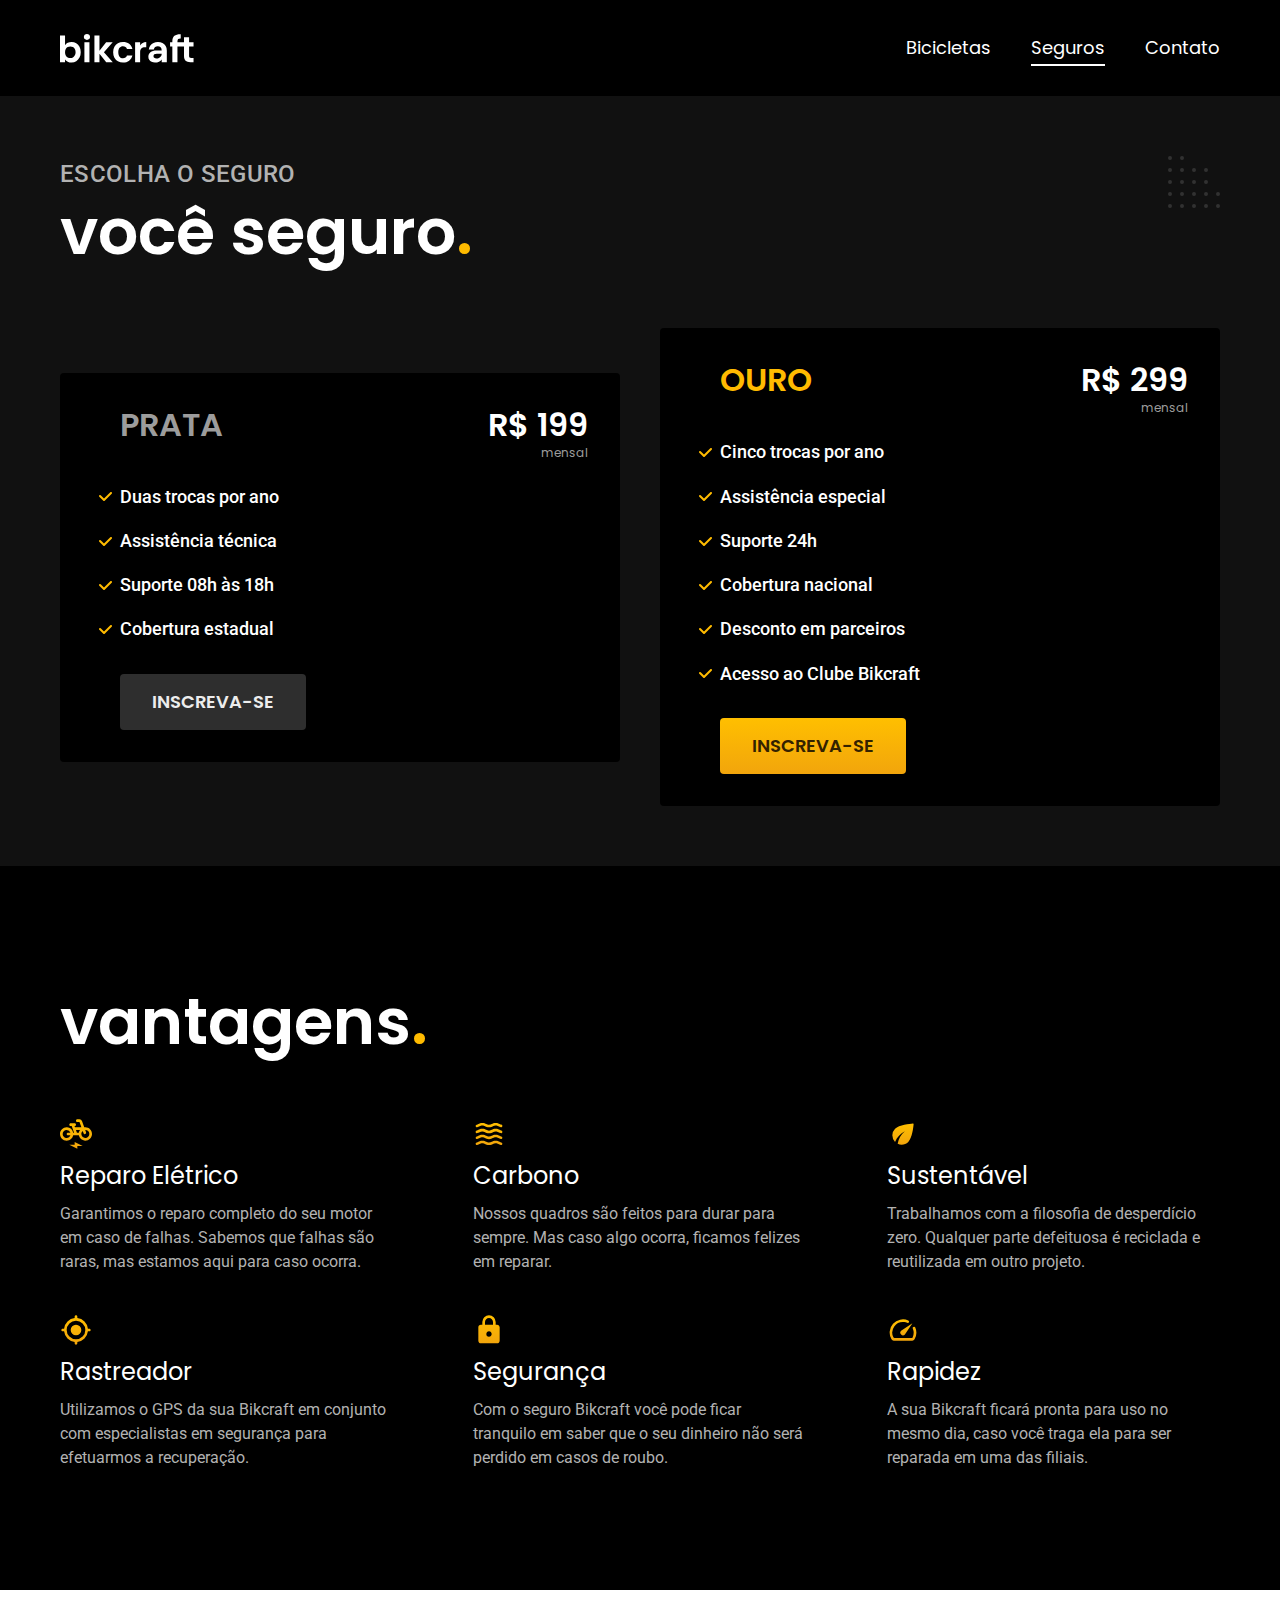
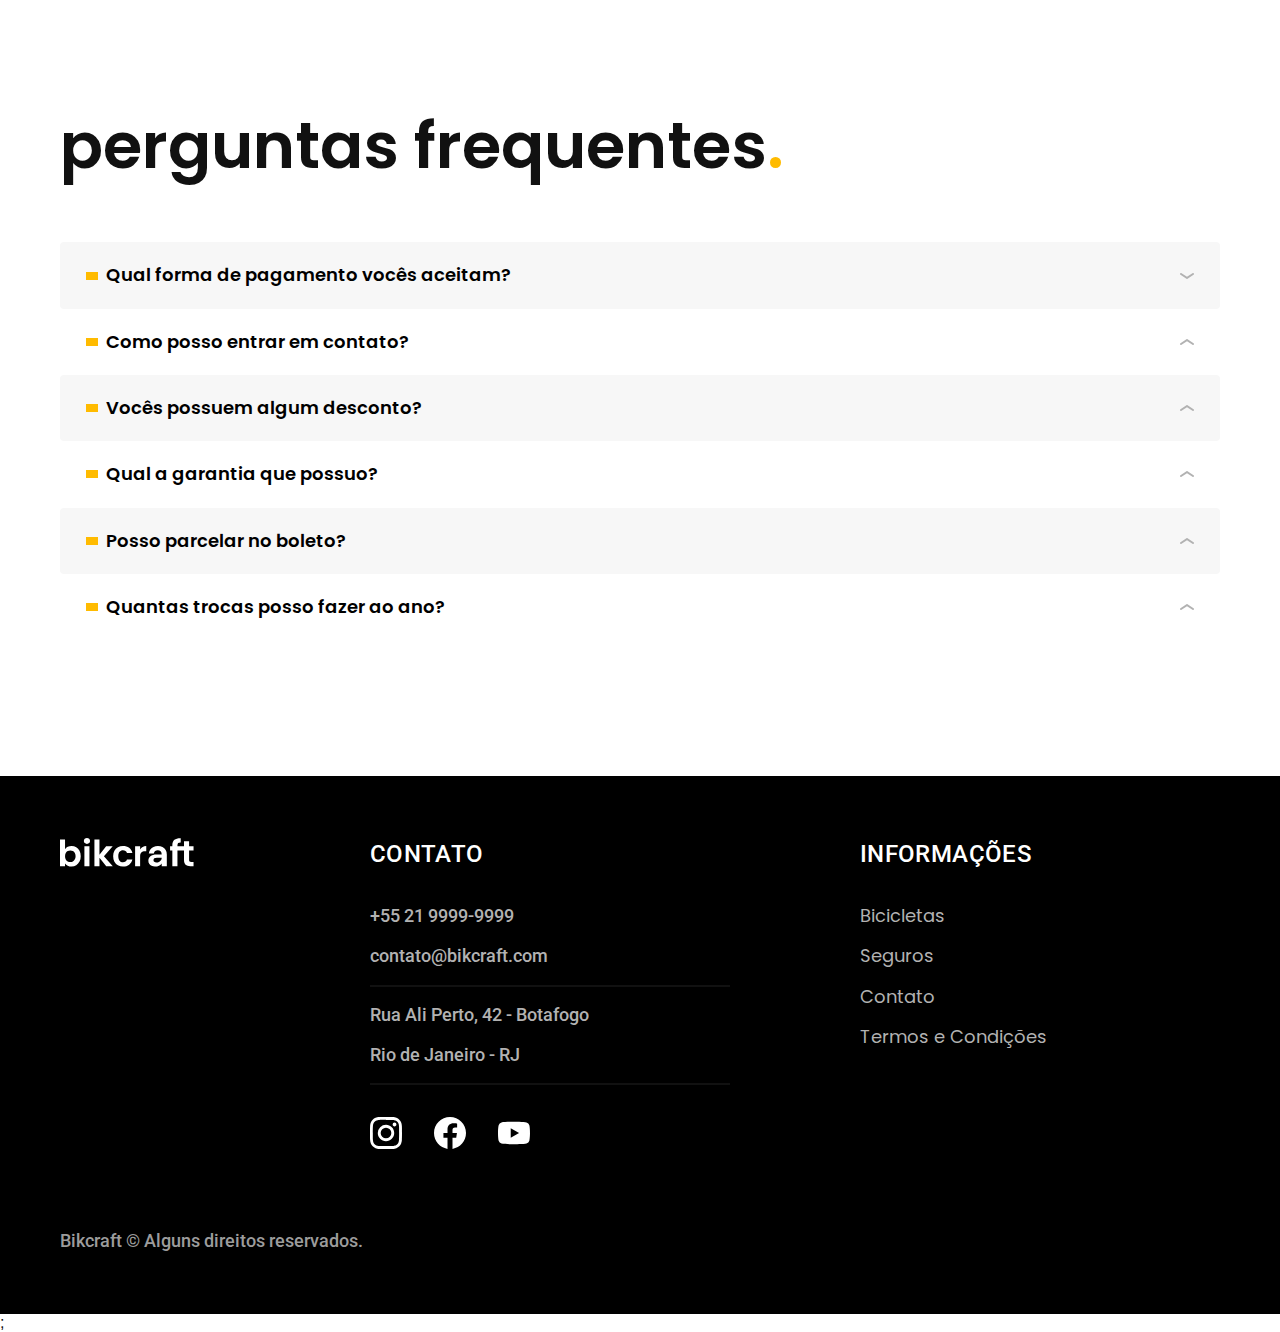
<file: seguros.html>
<!DOCTYPE html>
<html lang="pt-br">

<head>
  <meta charset="UTF-8">
  <meta name="viewport" content="width=device-width, initial-scale=1.0">

  <title>Seguros | Bikcraft</title>
  <meta name="description" content="Seguros.">

  <link rel="icon" href="favicon.svg" type="image/svg+xml">
  <link rel="preload" href="./css/style.min.css" as="style">
  <link rel="stylesheet" href="./css/style.min.css">
  <script>document.documentElement.classList.add("js");</script>

  <link rel="preconnect" href="https://fonts.googleapis.com">
  <link rel="preconnect" href="https://fonts.gstatic.com" crossorigin>
  <link href="https://fonts.googleapis.com/css2?family=Merriweather:ital,wght@0,900;1,900&family=Poppins:wght@400;600&family=Roboto:wght@400;500&display=swap" rel="stylesheet">
</head>

<body id="seguros">
  <header class="header-bg">
    <div class="header container">
      <a href="./">
        <img src="./img/bikcraft.svg" alt="Bikcraft">
      </a>

      <nav aria-label="primaria">
        <ul class="header-menu font-1-m cor-0">
          <li><a href="./bicicletas.html">Bicicletas</a></li>
          <li><a href="./seguros.html">Seguros</a></li>
          <li><a href="./contato.html">Contato</a></li>
        </ul>
      </nav>
    </div>
  </header>

  <main class="seguros-bg">
    <div class="titulo-bg">
      <div class="titulo container">
        <p class="font-2-l-b cor-5">Escolha o seguro</p>
        <h1 class="font-1-xxl cor-0">você seguro<span class="cor-p1">.</span></h1>
      </div>
    </div>

    <div class="seguros container">

      <div class="seguros-item fadeInLeft" data-anime="200">
        <h3 class="font-1-xl cor-6">PRATA</h3>
        <span class="font-1-xl cor-0">R$ 199 <span class="font-1-xs cor-6">mensal</span></span>
        <ul class="font-2-m cor-0">
          <li>Duas trocas por ano</li>
          <li>Assistência técnica</li>
          <li>Suporte 08h às 18h</li>
          <li>Cobertura estadual</li>
        </ul>
        <a class="botao secundario" href="./orcamento.html?tipo=seguro&produto=prata">Inscreva-se</a>
      </div>

      <div class="seguros-item fadeInRight" data-anime="400">
        <h3 class="font-1-xl cor-p1">OURO</h3>
        <span class="font-1-xl cor-0">R$ 299 <span class="font-1-xs cor-6">mensal</span></span>
        <ul class="font-2-m cor-0">
          <li>Cinco trocas por ano</li>
          <li>Assistência especial</li>
          <li>Suporte 24h</li>
          <li>Cobertura nacional</li>
          <li>Desconto em parceiros</li>
          <li>Acesso ao Clube Bikcraft</li>
        </ul>
        <a class="botao" href="./orcamento.html?tipo=seguro&produto=ouro">Inscreva-se</a>
      </div>
    </div>
  </main>

  <article class="vantagens-bg">
    <div class="vantagens container">
      <h2 class="font-1-xxl cor-0">vantagens<span class="cor-p1">.</span></h2>
      <ul>
        <li>
          <img src="./img/icones/eletrica.svg" alt="">
          <h3 class="font-1-l cor-0">Reparo Elétrico</h3>
          <p class="font-2-s cor-5">Garantimos o reparo completo do seu motor em caso de falhas. Sabemos que falhas são raras, mas estamos aqui para caso ocorra.</p>
        </li>
        <li>
          <img src="./img/icones/carbono.svg" alt="">
          <h3 class="font-1-l cor-0">Carbono</h3>
          <p class="font-2-s cor-5">Nossos quadros são feitos para durar para sempre. Mas caso algo ocorra, ficamos felizes em reparar.</p>
        </li>
        <li>
          <img src="./img/icones/sustentavel.svg" alt="">
          <h3 class="font-1-l cor-0">Sustentável</h3>
          <p class="font-2-s cor-5">Trabalhamos com a filosofia de desperdício zero. Qualquer parte defeituosa é reciclada e reutilizada em outro projeto.</p>
        </li>
        <li>
          <img src="./img/icones/rastreador.svg" alt="">
          <h3 class="font-1-l cor-0">Rastreador</h3>
          <p class="font-2-s cor-5">Utilizamos o GPS da sua Bikcraft em conjunto com especialistas em segurança para efetuarmos a recuperação.</p>
        </li>
        <li>
          <img src="./img/icones/seguro.svg" alt="">
          <h3 class="font-1-l cor-0">Segurança</h3>
          <p class="font-2-s cor-5">Com o seguro Bikcraft você pode ficar tranquilo em saber que o seu dinheiro não será perdido em casos de roubo.</p>
        </li>
        <li>
          <img src="./img/icones/velocidade.svg" alt="">
          <h3 class="font-1-l cor-0">Rapidez</h3>
          <p class="font-2-s cor-5">A sua Bikcraft ficará pronta para uso no mesmo dia, caso você traga ela para ser reparada em uma das filiais.</p>
        </li>
      </ul>
    </div>
  </article>

  <article class="perguntas container">
    <h2 class="font-1-xxl">perguntas frequentes<span class="cor-p1">.</span></h2>

    <dl>
      <div>
        <dt><button class="font-1-m-b" aria-controls="pergunta1" aria-expanded="true">Qual forma de pagamento vocês aceitam?</button></dt>
        <dd id="pergunta1" class="font-2-s cor-9" ativa>Aceitamos pagamentos parcelados em todos os cartões de crédito. Para pagamentos à vista também aceitarmos PIX e Boleto através do PagSeguro.</dd>
      </div>
      <div>
        <dt><button class="font-1-m-b" aria-controls="pergunta2" aria-expanded="false">Como posso entrar em contato?</button></dt>
        <dd id="pergunta2" class="font-2-s cor-9">Aceitamos pagamentos parcelados em todos os cartões de crédito. Para pagamentos à vista também aceitarmos PIX e Boleto através do PagSeguro.</dd>
      </div>
      <div>
        <dt><button class="font-1-m-b" aria-controls="pergunta3" aria-expanded="false">Vocês possuem algum desconto?</button></dt>
        <dd id="pergunta3" class="font-2-s cor-9">Aceitamos pagamentos parcelados em todos os cartões de crédito. Para pagamentos à vista também aceitarmos PIX e Boleto através do PagSeguro.</dd>
      </div>
      <div>
        <dt><button class="font-1-m-b" aria-controls="pergunta4" aria-expanded="false">Qual a garantia que possuo?</button></dt>
        <dd id="pergunta4" class="font-2-s cor-9">Aceitamos pagamentos parcelados em todos os cartões de crédito. Para pagamentos à vista também aceitarmos PIX e Boleto através do PagSeguro.</dd>
      </div>
      <div>
        <dt><button class="font-1-m-b" aria-controls="pergunta5" aria-expanded="false">Posso parcelar no boleto?</button></dt>
        <dd id="pergunta5" class="font-2-s cor-9">Aceitamos pagamentos parcelados em todos os cartões de crédito. Para pagamentos à vista também aceitarmos PIX e Boleto através do PagSeguro.</dd>
      </div>
      <div>
        <dt><button class="font-1-m-b" aria-controls="pergunta6" aria-expanded="false">Quantas trocas posso fazer ao ano?</button></dt>
        <dd id="pergunta6" class="font-2-s cor-9">Aceitamos pagamentos parcelados em todos os cartões de crédito. Para pagamentos à vista também aceitarmos PIX e Boleto através do PagSeguro.</dd>
      </div>
    </dl>
  </article>

  <footer class="footer-bg">
    <div class="footer container">
      <img src="./img/bikcraft.svg" alt="Bikcraft">
      <div class="footer-contato">
        <h3 class="font-2-l-b cor-0">Contato</h3>
        <ul class="font-2-m cor-5">
          <li><a href="tel:+552199999999">+55 21 9999-9999</a></li>
          <li><a href="mailto:contato@bikcraft.com">contato@bikcraft.com</a></li>
          <li>Rua Ali Perto, 42 - Botafogo</li>
          <li>Rio de Janeiro - RJ</li>
        </ul>
        <div class="footer-redes">
          <a href="./">
            <img src="./img/redes/instagram.svg" alt="Instagram">
          </a>
          <a href="./">
            <img src="./img/redes/facebook.svg" alt="Facebook">
          </a>
          <a href="./">
            <img src="./img/redes/youtube.svg" alt="Youtube">
          </a>
        </div>
      </div>
      <div class="footer-informacoes">
        <h3 class="font-2-l-b cor-0">Informações</h3>
        <nav>
          <ul class="font-1-m cor-5">
            <li><a href="./bicicletas.html">Bicicletas</a></li>
            <li><a href="./seguros.html">Seguros</a></li>
            <li><a href="./contato.html">Contato</a></li>
            <li><a href="./termos.html">Termos e Condições</a></li>
          </ul>
        </nav>
      </div>
      <p class="footer-copy font-2-m cor-6">Bikcraft © Alguns direitos reservados.</p>
    </div>
  </footer>
  <script src="./js/plugins/simple-anime.js"></script>;
  <script src="./js/script.js"></script>
</body>

</html>
</file>
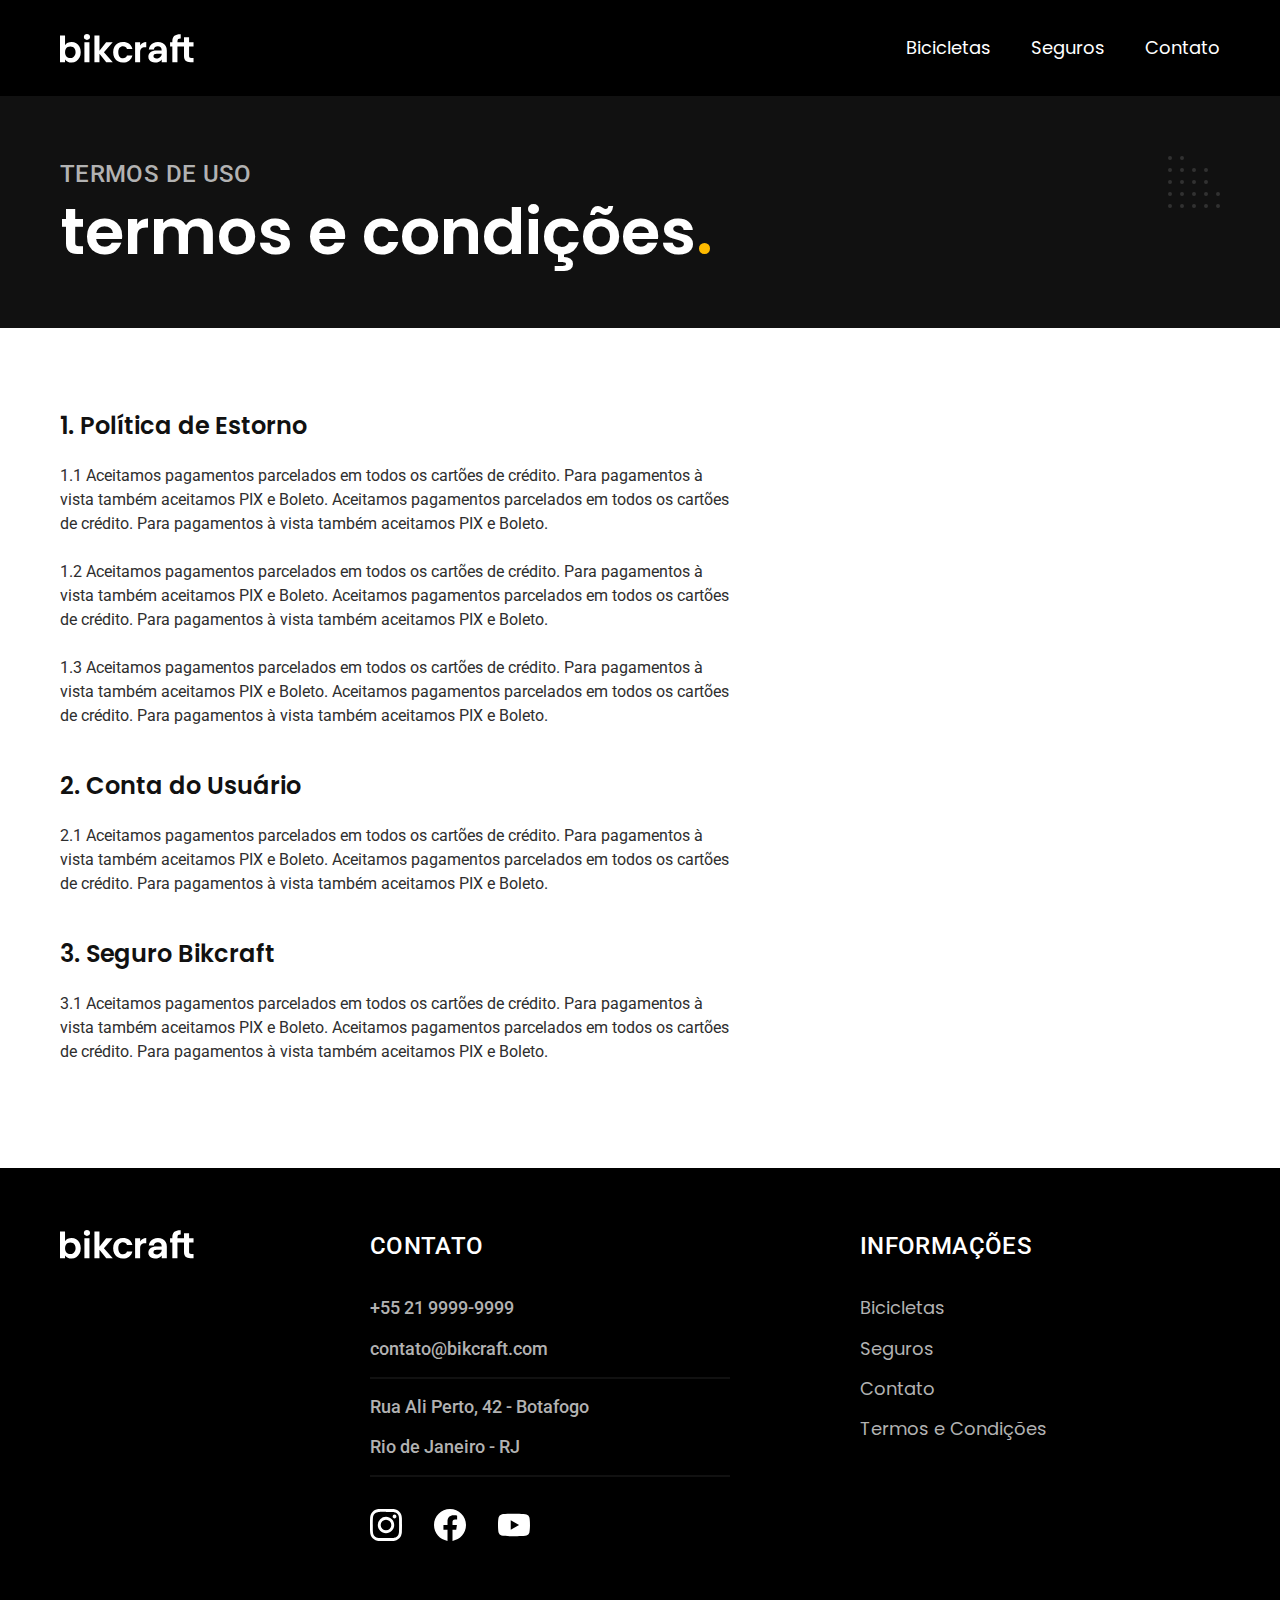
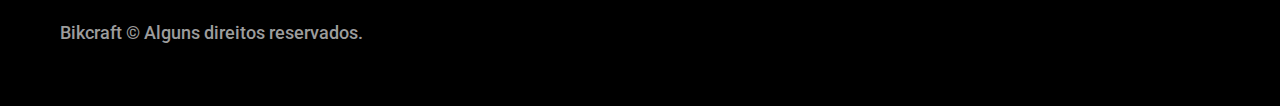
<file: termos.html>
<!DOCTYPE html>
<html lang="pt-br">

<head>
  <meta charset="UTF-8">
  <meta name="viewport" content="width=device-width, initial-scale=1.0">

  <title>Termos e Condições | Bikcraft</title>
  <meta name="description" content="Termos e condições.">

  <link rel="icon" href="favicon.svg" type="image/svg+xml">
  <link rel="preload" href="./css/style.min.css" as="style">
  <link rel="stylesheet" href="./css/style.min.css">
  <script>document.documentElement.classList.add("js");</script>

  <link rel="preconnect" href="https://fonts.googleapis.com">
  <link rel="preconnect" href="https://fonts.gstatic.com" crossorigin>
  <link href="https://fonts.googleapis.com/css2?family=Merriweather:ital,wght@0,900;1,900&family=Poppins:wght@400;600&family=Roboto:wght@400;500&display=swap" rel="stylesheet">
</head>

<body id="termos">
  <header class="header-bg">
    <div class="header container">
      <a href="./">
        <img src="./img/bikcraft.svg" alt="Bikcraft">
      </a>

      <nav aria-label="primaria">
        <ul class="header-menu font-1-m cor-0">
          <li><a href="./bicicletas.html">Bicicletas</a></li>
          <li><a href="./seguros.html">Seguros</a></li>
          <li><a href="./contato.html">Contato</a></li>
        </ul>
      </nav>
    </div>
  </header>

  <main>
    <div class="titulo-bg">
      <div class="titulo container">
        <p class="font-2-l-b cor-5">Termos de uso</p>
        <h1 class="font-1-xxl cor-0">termos e condições<span class="cor-p1">.</span></h1>
      </div>
    </div>

    <div class="termos font-2-s cor-10 container">
      <h2 class="font-1-l cor-11">1. Política de Estorno</h2>
      <p>1.1 Aceitamos pagamentos parcelados em todos os cartões de crédito. Para pagamentos à vista também aceitamos PIX e Boleto. Aceitamos pagamentos parcelados em todos os cartões de crédito. Para pagamentos à vista também aceitamos PIX e Boleto.</p>
      <p>1.2 Aceitamos pagamentos parcelados em todos os cartões de crédito. Para pagamentos à vista também aceitamos PIX e Boleto. Aceitamos pagamentos parcelados em todos os cartões de crédito. Para pagamentos à vista também aceitamos PIX e Boleto.</p>
      <p>1.3 Aceitamos pagamentos parcelados em todos os cartões de crédito. Para pagamentos à vista também aceitamos PIX e Boleto. Aceitamos pagamentos parcelados em todos os cartões de crédito. Para pagamentos à vista também aceitamos PIX e Boleto.</p>
      <h2 class="font-1-l cor-11">2. Conta do Usuário</h2>
      <p>2.1 Aceitamos pagamentos parcelados em todos os cartões de crédito. Para pagamentos à vista também aceitamos PIX e Boleto. Aceitamos pagamentos parcelados em todos os cartões de crédito. Para pagamentos à vista também aceitamos PIX e Boleto.</p>
      <h2 class="font-1-l cor-11">3. Seguro Bikcraft</h2>
      <p>3.1 Aceitamos pagamentos parcelados em todos os cartões de crédito. Para pagamentos à vista também aceitamos PIX e Boleto. Aceitamos pagamentos parcelados em todos os cartões de crédito. Para pagamentos à vista também aceitamos PIX e Boleto.</p>
    </div>
  </main>

  <footer class="footer-bg">
    <div class="footer container">
      <img src="./img/bikcraft.svg" alt="Bikcraft">
      <div class="footer-contato">
        <h3 class="font-2-l-b cor-0">Contato</h3>
        <ul class="font-2-m cor-5">
          <li><a href="tel:+552199999999">+55 21 9999-9999</a></li>
          <li><a href="mailto:contato@bikcraft.com">contato@bikcraft.com</a></li>
          <li>Rua Ali Perto, 42 - Botafogo</li>
          <li>Rio de Janeiro - RJ</li>
        </ul>
        <div class="footer-redes">
          <a href="./">
            <img src="./img/redes/instagram.svg" alt="Instagram">
          </a>
          <a href="./">
            <img src="./img/redes/facebook.svg" alt="Facebook">
          </a>
          <a href="./">
            <img src="./img/redes/youtube.svg" alt="Youtube">
          </a>
        </div>
      </div>
      <div class="footer-informacoes">
        <h3 class="font-2-l-b cor-0">Informações</h3>
        <nav>
          <ul class="font-1-m cor-5">
            <li><a href="./bicicletas.html">Bicicletas</a></li>
            <li><a href="./seguros.html">Seguros</a></li>
            <li><a href="./contato.html">Contato</a></li>
            <li><a href="./termos.html">Termos e Condições</a></li>
          </ul>
        </nav>
      </div>
      <p class="footer-copy font-2-m cor-6">Bikcraft © Alguns direitos reservados.</p>
    </div>
  </footer>
  <script src="./js/script.js"></script>
</body>

</html>
</file>
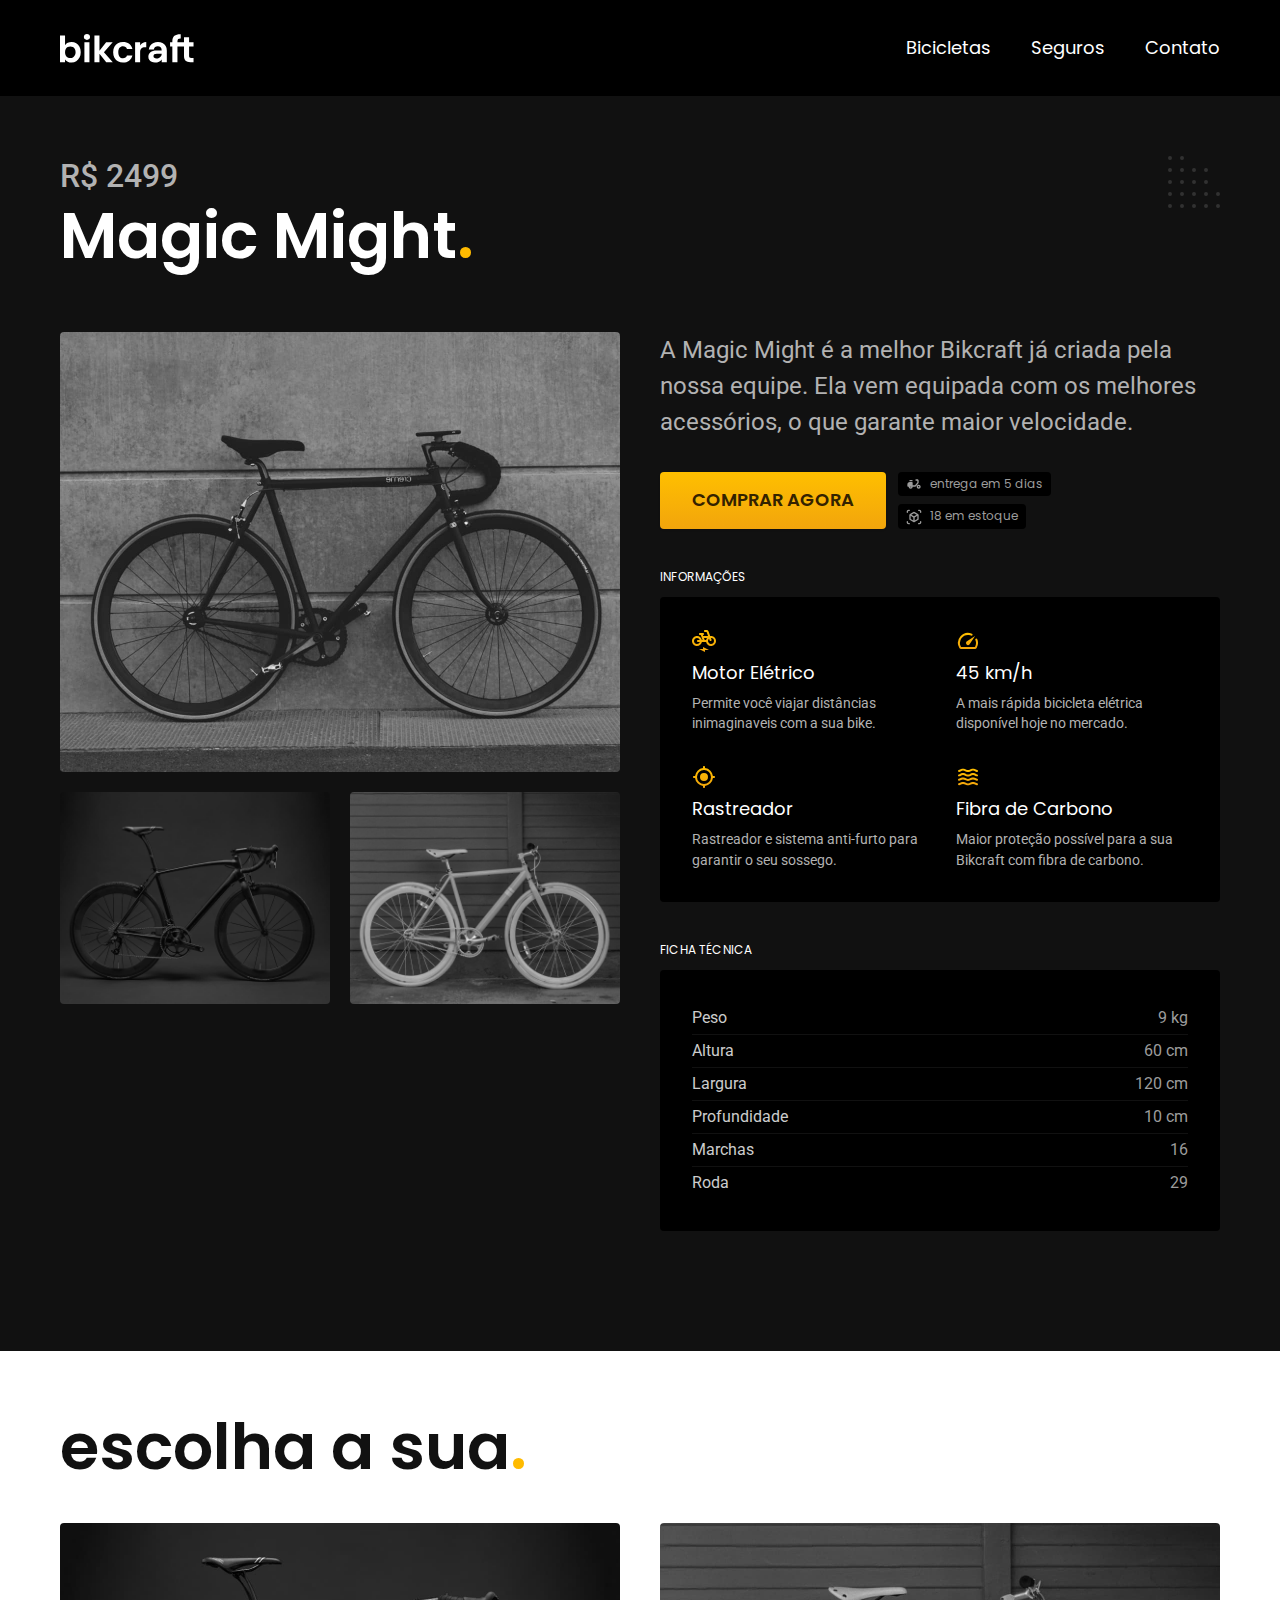
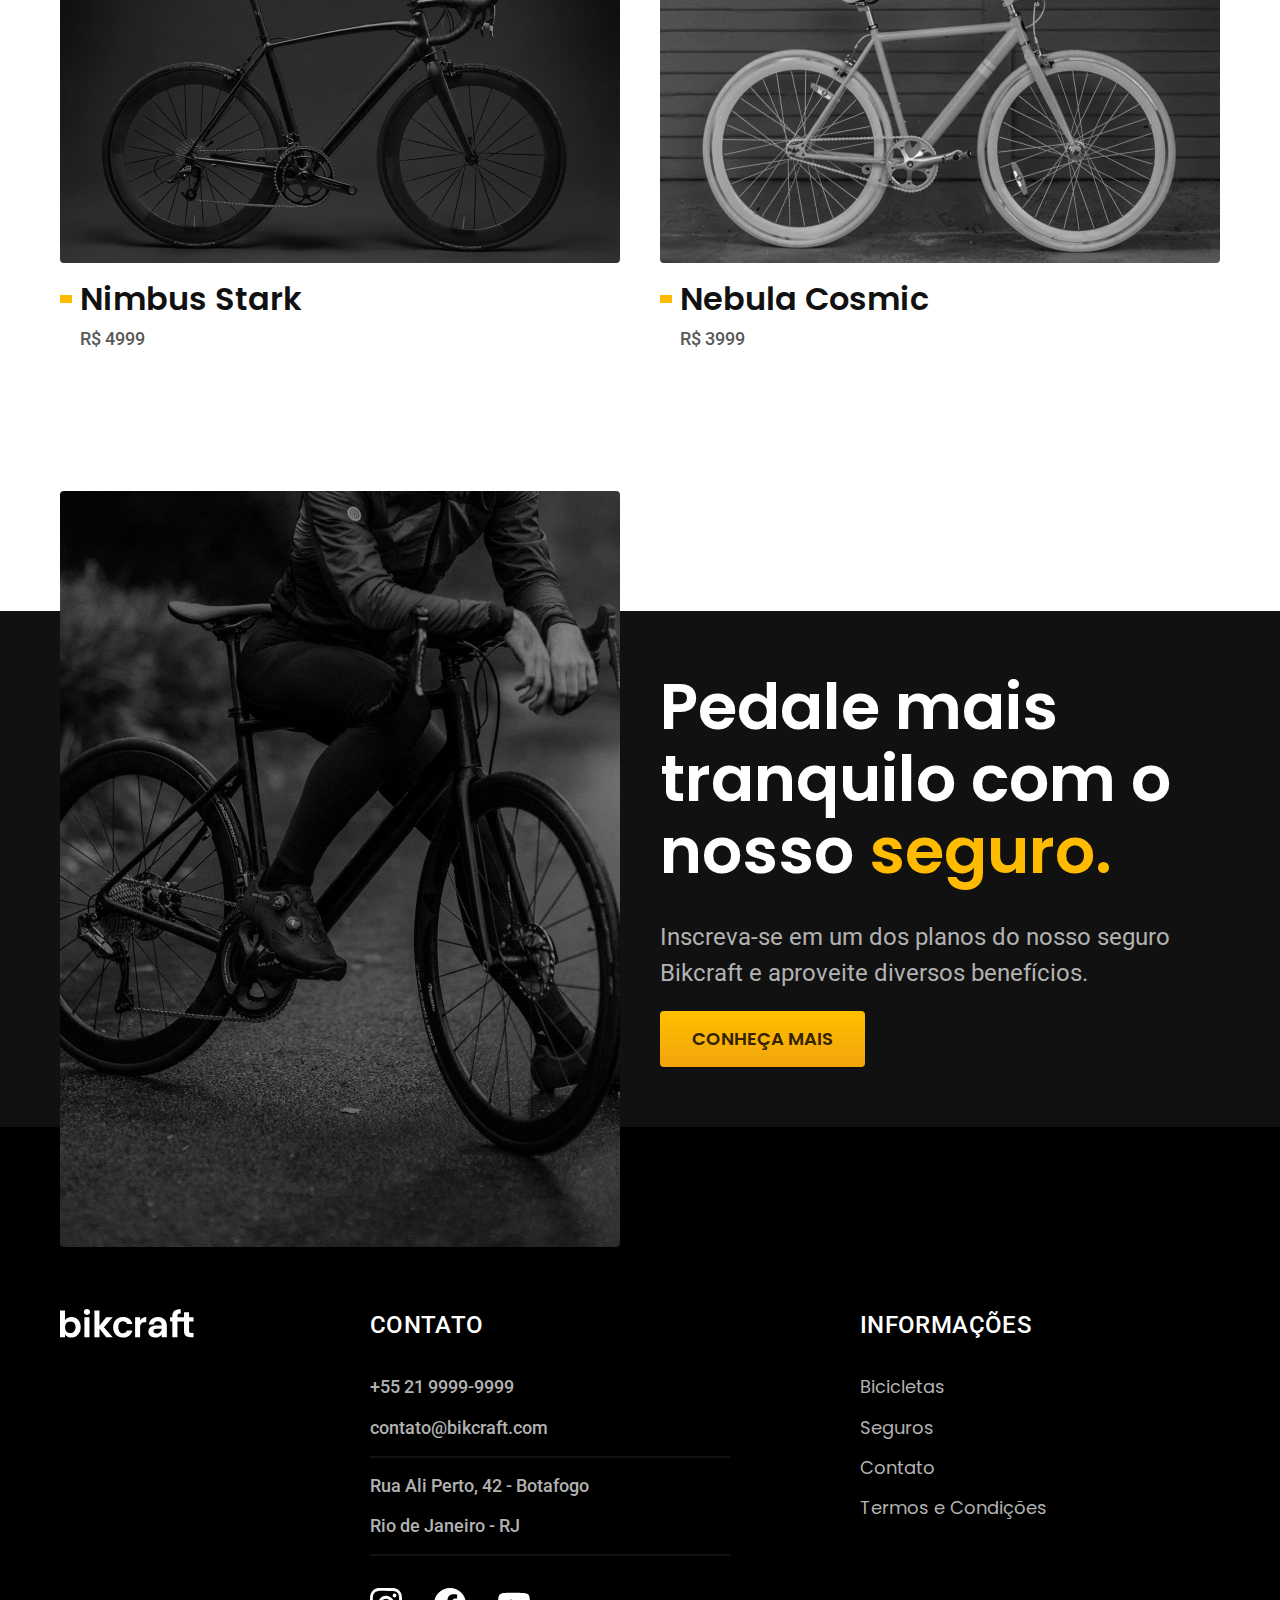
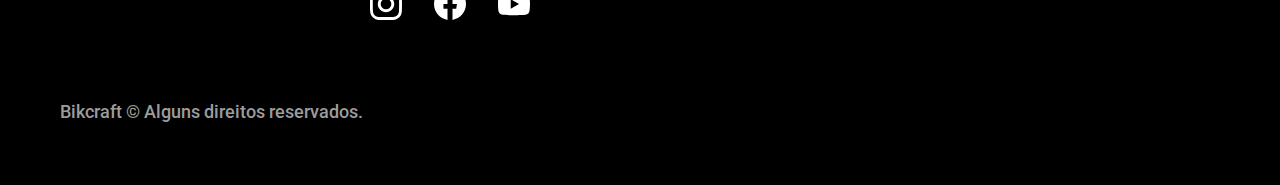
<file: bicicletas/magic.html>
<!DOCTYPE html>
<html lang="pt-br">

<head>
  <meta charset="UTF-8">
  <meta name="viewport" content="width=device-width, initial-scale=1.0">

  <title>Magic | Bikcraft</title>
  <meta name="description" content="Magic.">

  <link rel="icon" href="../favicon.svg" type="image/svg+xml">
  <link rel="preload" href="../css/style.min.css" as="style">
  <link rel="stylesheet" href="../css/style.min.css">
  <script>document.documentElement.classList.add("js");</script>

  <link rel="preconnect" href="https://fonts.googleapis.com">
  <link rel="preconnect" href="https://fonts.gstatic.com" crossorigin>
  <link href="https://fonts.googleapis.com/css2?family=Merriweather:ital,wght@0,900;1,900&family=Poppins:wght@400;600&family=Roboto:wght@400;500&display=swap" rel="stylesheet">
</head>

<body id="bicicleta">
  <header class="header-bg">
    <div class="header container">
      <a href="../">
        <img src="../img/bikcraft.svg" alt="Bikcraft">
      </a>

      <nav aria-label="primaria">
        <ul class="header-menu font-1-m cor-0">
          <li><a href="../bicicletas.html">Bicicletas</a></li>
          <li><a href="../seguros.html">Seguros</a></li>
          <li><a href="../contato.html">Contato</a></li>
        </ul>
      </nav>
    </div>
  </header>

  <main class="titulo-bg">
    <div>
      <div class="titulo container">
        <p class="font-2-xl cor-5">R$ 2499</p>
        <h1 class="font-1-xxl cor-0">Magic Might<span class="cor-p1">.</span></h1>
      </div>
    </div>
    <div class="bicicleta container">
      <div class="bicicleta-imagens">
        <img src="../img/bicicleta/nimbus2.jpg" alt="Bicicleta 1">
        <img src="../img/bicicleta/nimbus1.jpg" alt="Bicicleta 2">
        <img src="../img/bicicleta/nimbus3.jpg" alt="Bicicleta 3">
      </div>
      <div class="bicicleta-conteudo">
        <p class="font-2-l cor-5">A Magic Might é a melhor Bikcraft já criada pela nossa equipe. Ela vem equipada com os melhores acessórios, o que garante maior velocidade.</p>
        <div class="bicicleta-comprar">
          <a class="botao" href="../orcamento.html?tipo=bikcraft&produto=magic">Comprar Agora</a>
          <span class="font-1-xs cor-6"><img src="../img/icones/entrega.svg" alt=""> entrega em 5 dias</span>
          <span class="font-1-xs cor-6"><img src="../img/icones/estoque.svg" alt=""> 18 em estoque</span>
        </div>

        <h2 class="font-1-xs cor-0">Informações</h2>
        <ul class="bicicleta-informacoes">
          <li>
            <img src="../img/icones/eletrica.svg" alt="">
            <h3 class="font-1-m cor-0">Motor Elétrico</h3>
            <p class="font-2-xs cor-5">Permite você viajar distâncias inimaginaveis com a sua bike.</p>
          </li>
          <li>
            <img src="../img/icones/velocidade.svg" alt="">
            <h3 class="font-1-m cor-0">45 km/h</h3>
            <p class="font-2-xs cor-5">A mais rápida bicicleta elétrica disponível hoje no mercado.</p>
          </li>
          <li>
            <img src="../img/icones/rastreador.svg" alt="">
            <h3 class="font-1-m cor-0">Rastreador</h3>
            <p class="font-2-xs cor-5">Rastreador e sistema anti-furto para garantir o seu sossego.</p>
          </li>
          <li>
            <img src="../img/icones/carbono.svg" alt="">
            <h3 class="font-1-m cor-0">Fibra de Carbono</h3>
            <p class="font-2-xs cor-5">Maior proteção possível para a sua Bikcraft com fibra de carbono.</p>
          </li>
        </ul>
        <h2 class="font-1-xs cor-0">Ficha Técnica</h2>
        <ul class="bicicleta-ficha font-2-s cor-4">
          <li>Peso <span>9 kg</span></li>
          <li>Altura <span>60 cm</span></li>
          <li>Largura <span>120 cm</span></li>
          <li>Profundidade <span>10 cm</span></li>
          <li>Marchas <span>16</span></li>
          <li>Roda <span>29</span></li>
        </ul>
      </div>
    </div>
  </main>

  <article class="bicicletas-lista container">
    <h2 class="font-1-xxl">escolha a sua<span class="cor-p1">.</span></h2>

    <ul>
      <li>
        <a href="./nimbus.html">
          <img src="../img/bicicletas/nimbus.jpg" alt="Bicicleta preta">
          <h3 class="font-1-xl">Nimbus Stark</h3>
          <span class="font-2-m cor-8">R$ 4999</span>
        </a>
      </li>
      <li>
        <a href="./nebula.html">
          <img src="../img/bicicletas/nebula.jpg" alt="Bicicleta preta">
          <h3 class="font-1-xl">Nebula Cosmic</h3>
          <span class="font-2-m cor-8">R$ 3999</span>
        </a>
      </li>
    </ul>
  </article>

  <article class="seguro-bg">
    <div class="seguro container">
      <div class="seguro-imagem">
        <img src="../img/fotos/seguros.jpg" alt="Pessoa parada em cima de uma bicicleta.">
      </div>
      <div class="seguro-conteudo">
        <h2 class="font-1-xxl cor-0">Pedale mais tranquilo com o nosso <span class="cor-p1">seguro.</span></h2>
        <p class="font-2-l cor-5">Inscreva-se em um dos planos do nosso seguro Bikcraft e aproveite diversos benefícios.</p>
        <a class="botao" href="../seguros.html">Conheça Mais</a>
      </div>
    </div>
  </article>

  <footer class="footer-bg">
    <div class="footer container">
      <img src="../img/bikcraft.svg" alt="Bikcraft">
      <div class="footer-contato">
        <h3 class="font-2-l-b cor-0">Contato</h3>
        <ul class="font-2-m cor-5">
          <li><a href="tel:+552199999999">+55 21 9999-9999</a></li>
          <li><a href="mailto:contato@bikcraft.com">contato@bikcraft.com</a></li>
          <li>Rua Ali Perto, 42 - Botafogo</li>
          <li>Rio de Janeiro - RJ</li>
        </ul>
        <div class="footer-redes">
          <a href="../">
            <img src="../img/redes/instagram.svg" alt="Instagram">
          </a>
          <a href="../">
            <img src="../img/redes/facebook.svg" alt="Facebook">
          </a>
          <a href="../">
            <img src="../img/redes/youtube.svg" alt="Youtube">
          </a>
        </div>
      </div>
      <div class="footer-informacoes">
        <h3 class="font-2-l-b cor-0">Informações</h3>
        <nav>
          <ul class="font-1-m cor-5">
            <li><a href="../bicicletas.html">Bicicletas</a></li>
            <li><a href="../seguros.html">Seguros</a></li>
            <li><a href="../contato.html">Contato</a></li>
            <li><a href="../termos.html">Termos e Condições</a></li>
          </ul>
        </nav>
      </div>
      <p class="footer-copy font-2-m cor-6">Bikcraft © Alguns direitos reservados.</p>
    </div>
  </footer>
  <script src="../js/script.js"></script>
</body>

</html>
</file>
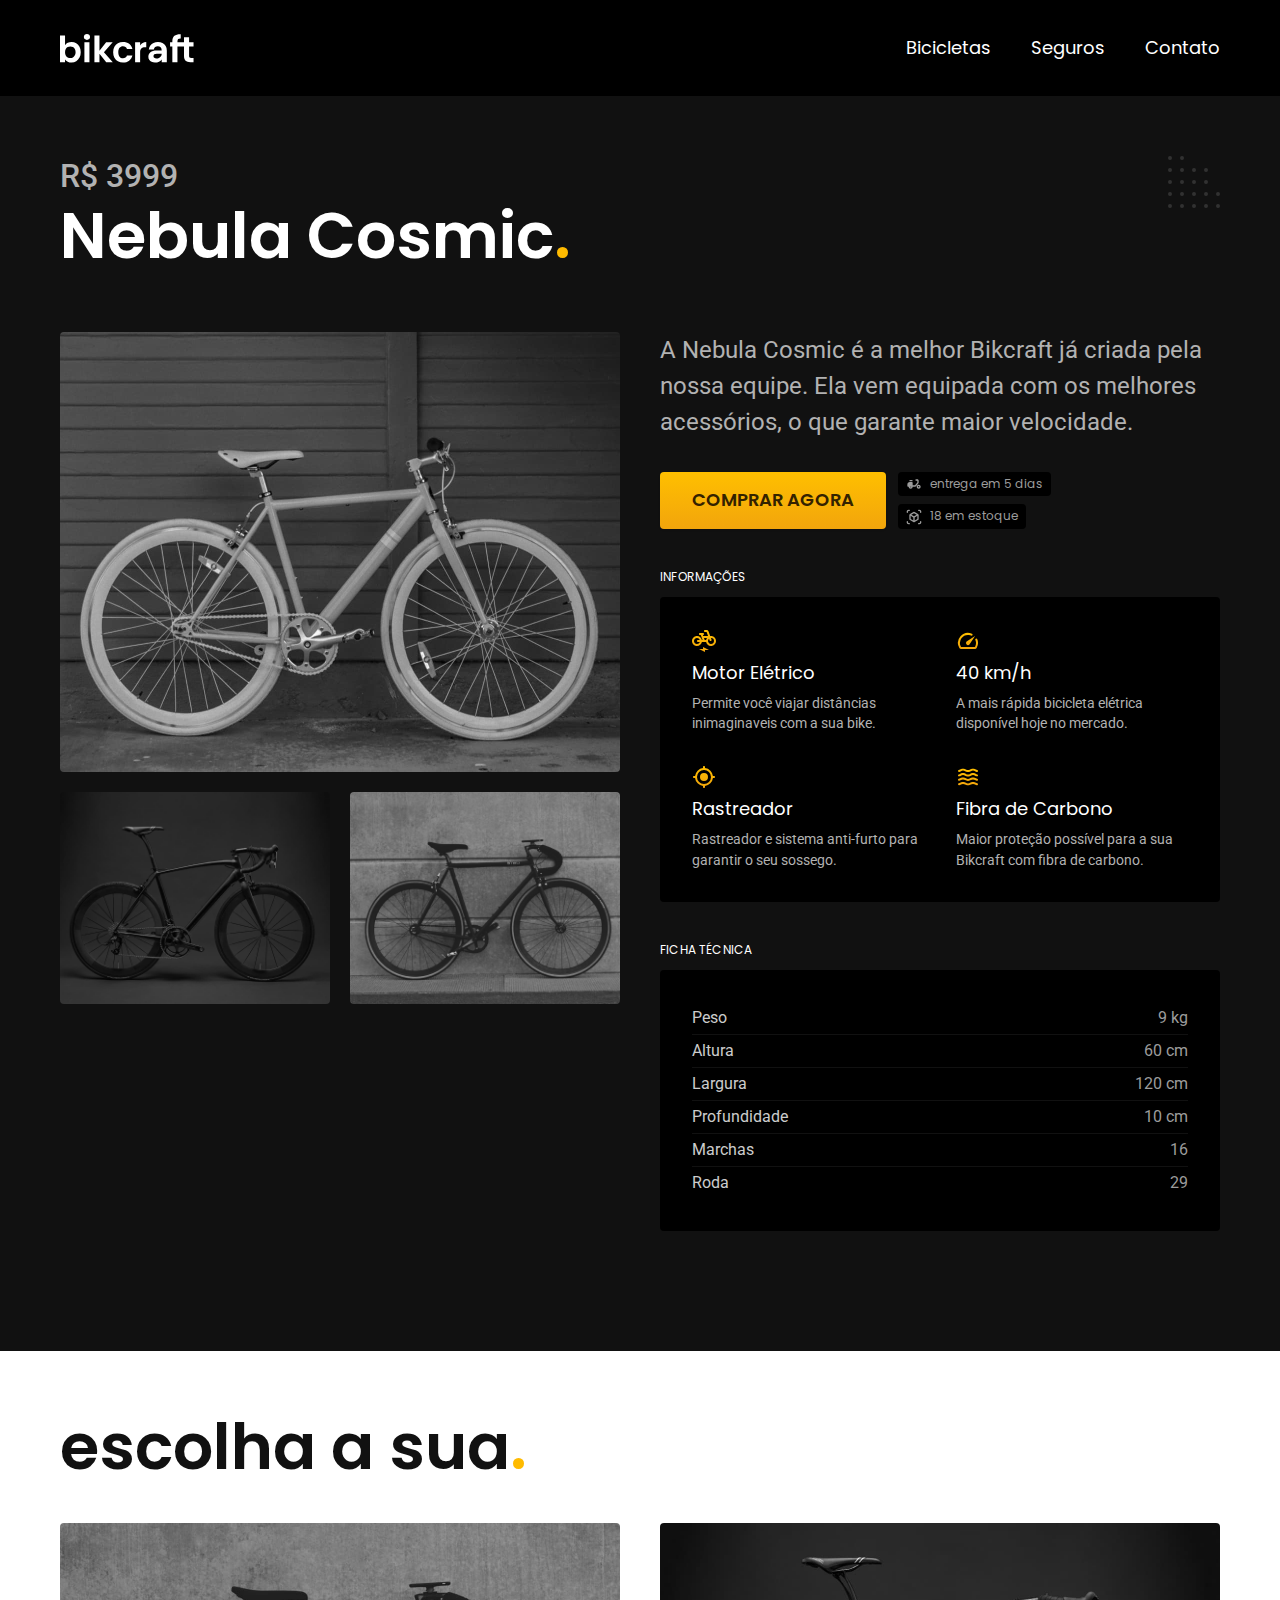
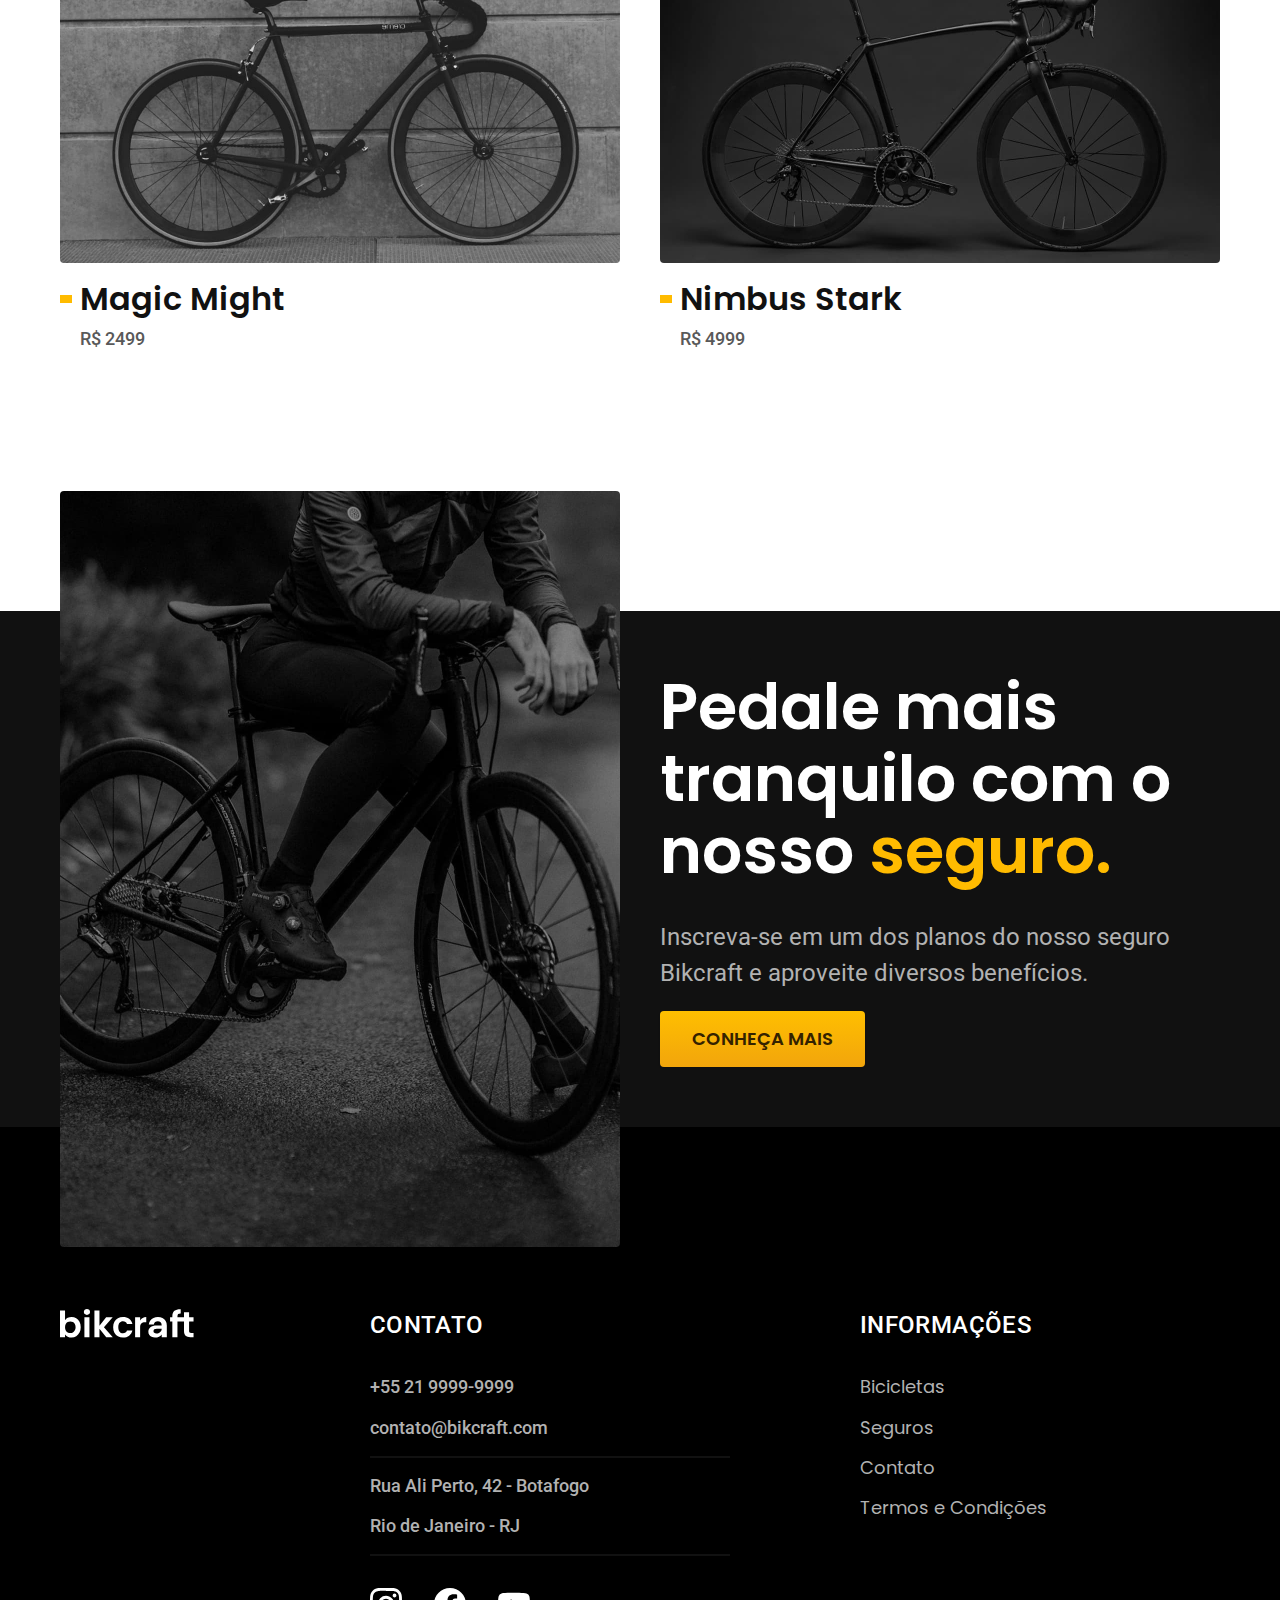
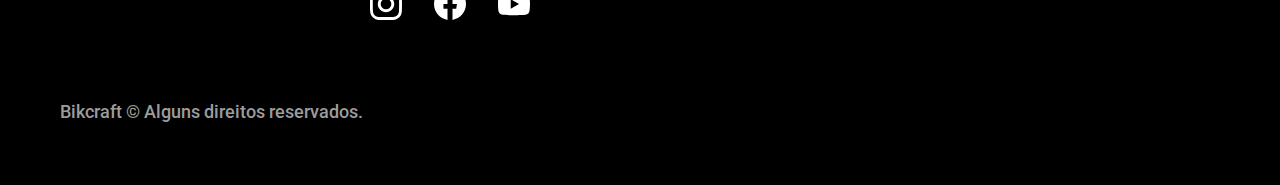
<file: bicicletas/nebula.html>
<html lang="pt-br">

<head>
  <meta charset="UTF-8">
  <meta name="viewport" content="width=device-width, initial-scale=1.0">

  <title>Nebula | Bikcraft</title>
  <meta name="description" content="Nebula.">

  <link rel="icon" href="../favicon.svg" type="image/svg+xml">
  <link rel="preload" href="../css/style.min.css" as="style">
  <link rel="stylesheet" href="../css/style.min.css">
  <script>document.documentElement.classList.add("js");</script>

  <link rel="preconnect" href="https://fonts.googleapis.com">
  <link rel="preconnect" href="https://fonts.gstatic.com" crossorigin>
  <link href="https://fonts.googleapis.com/css2?family=Merriweather:ital,wght@0,900;1,900&family=Poppins:wght@400;600&family=Roboto:wght@400;500&display=swap" rel="stylesheet">
</head>

<body id="bicicleta">
  <header class="header-bg">
    <div class="header container">
      <a href="../">
        <img src="../img/bikcraft.svg" alt="Bikcraft">
      </a>

      <nav aria-label="primaria">
        <ul class="header-menu font-1-m cor-0">
          <li><a href="../bicicletas.html">Bicicletas</a></li>
          <li><a href="../seguros.html">Seguros</a></li>
          <li><a href="../contato.html">Contato</a></li>
        </ul>
      </nav>
    </div>
  </header>

  <main class="titulo-bg">
    <div>
      <div class="titulo container">
        <p class="font-2-xl cor-5">R$ 3999</p>
        <h1 class="font-1-xxl cor-0">Nebula Cosmic<span class="cor-p1">.</span></h1>
      </div>
    </div>
    <div class="bicicleta container">
      <div class="bicicleta-imagens">
        <img src="../img/bicicleta/nimbus3.jpg" alt="Bicicleta 1">
        <img src="../img/bicicleta/nimbus1.jpg" alt="Bicicleta 2">
        <img src="../img/bicicleta/nimbus2.jpg" alt="Bicicleta 3">
      </div>
      <div class="bicicleta-conteudo">
        <p class="font-2-l cor-5">A Nebula Cosmic é a melhor Bikcraft já criada pela nossa equipe. Ela vem equipada com os melhores acessórios, o que garante maior velocidade.</p>
        <div class="bicicleta-comprar">
          <a class="botao" href="../orcamento.html?tipo=bikcraft&produto=nebula">Comprar Agora</a>
          <span class="font-1-xs cor-6"><img src="../img/icones/entrega.svg" alt=""> entrega em 5 dias</span>
          <span class="font-1-xs cor-6"><img src="../img/icones/estoque.svg" alt=""> 18 em estoque</span>
        </div>

        <h2 class="font-1-xs cor-0">Informações</h2>
        <ul class="bicicleta-informacoes">
          <li>
            <img src="../img/icones/eletrica.svg" alt="">
            <h3 class="font-1-m cor-0">Motor Elétrico</h3>
            <p class="font-2-xs cor-5">Permite você viajar distâncias inimaginaveis com a sua bike.</p>
          </li>
          <li>
            <img src="../img/icones/velocidade.svg" alt="">
            <h3 class="font-1-m cor-0">40 km/h</h3>
            <p class="font-2-xs cor-5">A mais rápida bicicleta elétrica disponível hoje no mercado.</p>
          </li>
          <li>
            <img src="../img/icones/rastreador.svg" alt="">
            <h3 class="font-1-m cor-0">Rastreador</h3>
            <p class="font-2-xs cor-5">Rastreador e sistema anti-furto para garantir o seu sossego.</p>
          </li>
          <li>
            <img src="../img/icones/carbono.svg" alt="">
            <h3 class="font-1-m cor-0">Fibra de Carbono</h3>
            <p class="font-2-xs cor-5">Maior proteção possível para a sua Bikcraft com fibra de carbono.</p>
          </li>
        </ul>
        <h2 class="font-1-xs cor-0">Ficha Técnica</h2>
        <ul class="bicicleta-ficha font-2-s cor-4">
          <li>Peso <span>9 kg</span></li>
          <li>Altura <span>60 cm</span></li>
          <li>Largura <span>120 cm</span></li>
          <li>Profundidade <span>10 cm</span></li>
          <li>Marchas <span>16</span></li>
          <li>Roda <span>29</span></li>
        </ul>
      </div>
    </div>
  </main>

  <article class="bicicletas-lista container">
    <h2 class="font-1-xxl">escolha a sua<span class="cor-p1">.</span></h2>

    <ul>
      <li>
        <a href="./magic.html">
          <img src="../img/bicicletas/magic.jpg" alt="Bicicleta preta">
          <h3 class="font-1-xl">Magic Might</h3>
          <span class="font-2-m cor-8">R$ 2499</span>
        </a>
      </li>
      <li>
        <a href="./nimbus.html">
          <img src="../img/bicicletas/nimbus.jpg" alt="Bicicleta preta">
          <h3 class="font-1-xl">Nimbus Stark</h3>
          <span class="font-2-m cor-8">R$ 4999</span>
        </a>
      </li>
    </ul>
  </article>

  <article class="seguro-bg">
    <div class="seguro container">
      <div class="seguro-imagem">
        <img src="../img/fotos/seguros.jpg" alt="Pessoa parada em cima de uma bicicleta.">
      </div>
      <div class="seguro-conteudo">
        <h2 class="font-1-xxl cor-0">Pedale mais tranquilo com o nosso <span class="cor-p1">seguro.</span></h2>
        <p class="font-2-l cor-5">Inscreva-se em um dos planos do nosso seguro Bikcraft e aproveite diversos benefícios.</p>
        <a class="botao" href="../seguros.html">Conheça Mais</a>
      </div>
    </div>
  </article>

  <footer class="footer-bg">
    <div class="footer container">
      <img src="../img/bikcraft.svg" alt="Bikcraft">
      <div class="footer-contato">
        <h3 class="font-2-l-b cor-0">Contato</h3>
        <ul class="font-2-m cor-5">
          <li><a href="tel:+552199999999">+55 21 9999-9999</a></li>
          <li><a href="mailto:contato@bikcraft.com">contato@bikcraft.com</a></li>
          <li>Rua Ali Perto, 42 - Botafogo</li>
          <li>Rio de Janeiro - RJ</li>
        </ul>
        <div class="footer-redes">
          <a href="../">
            <img src="../img/redes/instagram.svg" alt="Instagram">
          </a>
          <a href="../">
            <img src="../img/redes/facebook.svg" alt="Facebook">
          </a>
          <a href="../">
            <img src="../img/redes/youtube.svg" alt="Youtube">
          </a>
        </div>
      </div>
      <div class="footer-informacoes">
        <h3 class="font-2-l-b cor-0">Informações</h3>
        <nav>
          <ul class="font-1-m cor-5">
            <li><a href="../bicicletas.html">Bicicletas</a></li>
            <li><a href="../seguros.html">Seguros</a></li>
            <li><a href="../contato.html">Contato</a></li>
            <li><a href="../termos.html">Termos e Condições</a></li>
          </ul>
        </nav>
      </div>
      <p class="footer-copy font-2-m cor-6">Bikcraft © Alguns direitos reservados.</p>
    </div>
  </footer>
  <script src="../js/script.js"></script>
</body>

</html>
</file>
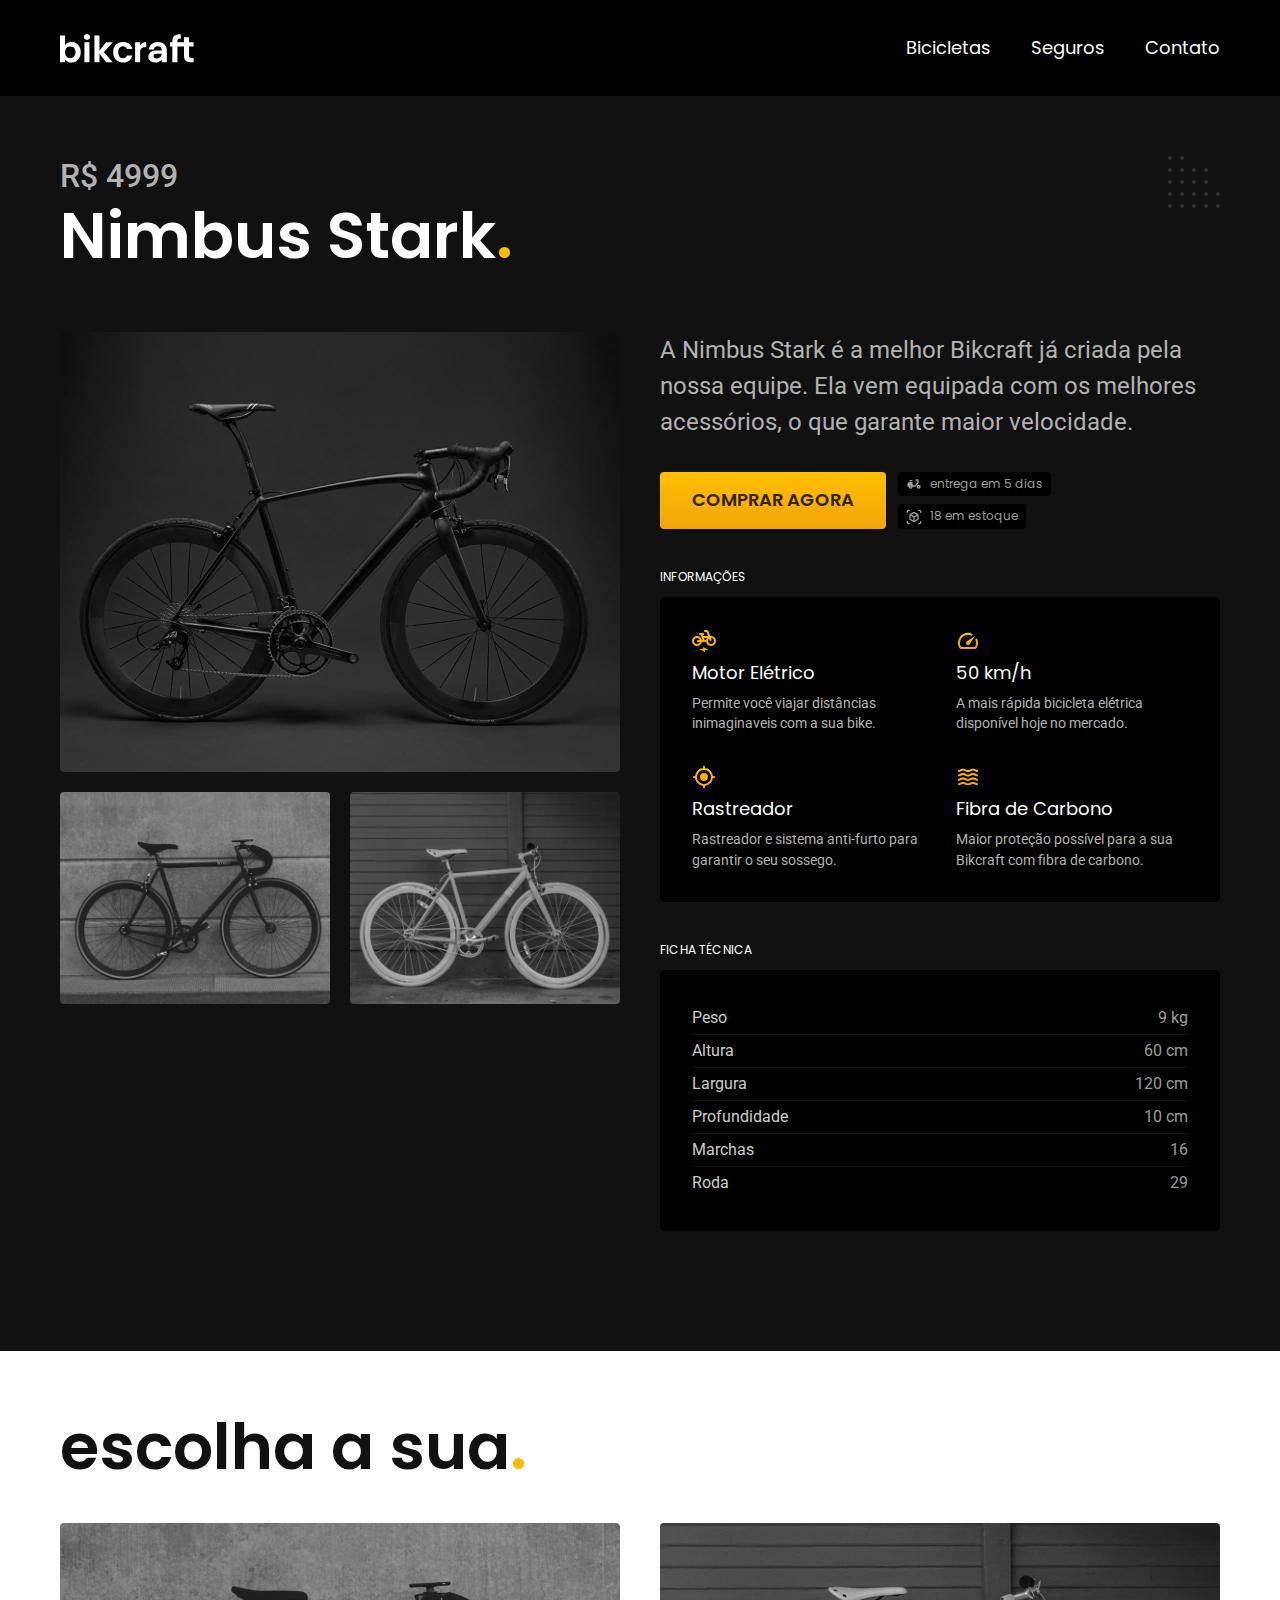
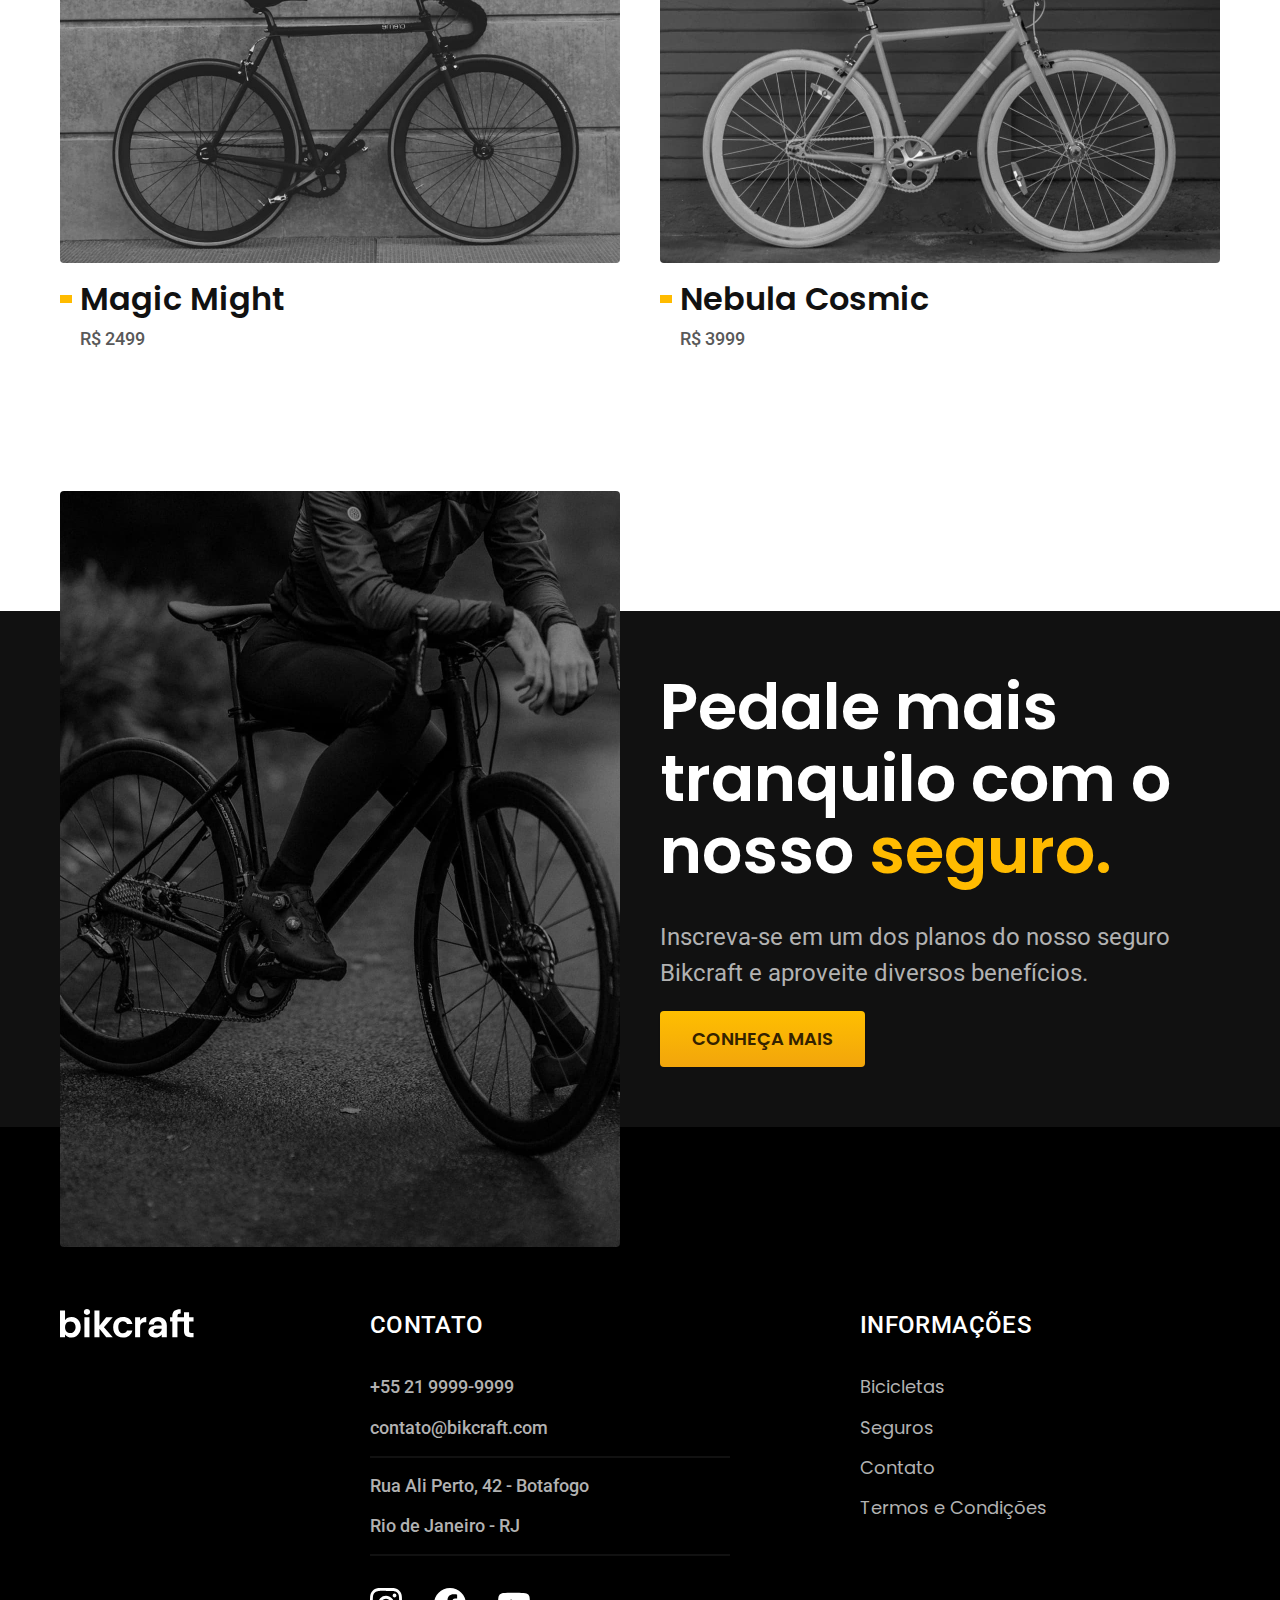
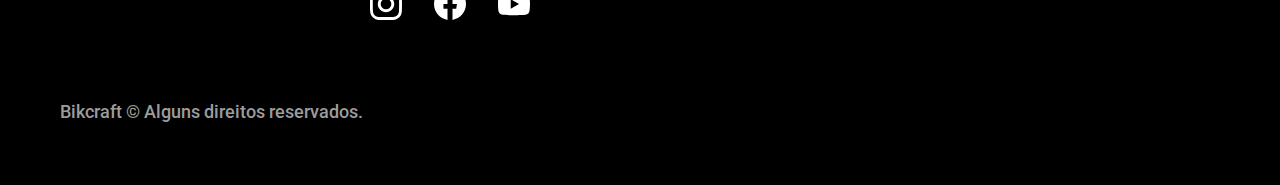
<file: bicicletas/nimbus.html>
<!DOCTYPE html>
<html lang="pt-br">

<head>
  <meta charset="UTF-8">
  <meta name="viewport" content="width=device-width, initial-scale=1.0">

  <title>Nimbus | Bikcraft</title>
  <meta name="description" content="Nimbus.">

  <link rel="icon" href="../favicon.svg" type="image/svg+xml">
  <link rel="preload" href="../css/style.min.css" as="style">
  <link rel="stylesheet" href="../css/style.min.css">
  <script>document.documentElement.classList.add("js");</script>

  <link rel="preconnect" href="https://fonts.googleapis.com">
  <link rel="preconnect" href="https://fonts.gstatic.com" crossorigin>
  <link href="https://fonts.googleapis.com/css2?family=Merriweather:ital,wght@0,900;1,900&family=Poppins:wght@400;600&family=Roboto:wght@400;500&display=swap" rel="stylesheet">
</head>

<body id="bicicleta">
  <header class="header-bg">
    <div class="header container">
      <a href="../">
        <img src="../img/bikcraft.svg" alt="Bikcraft">
      </a>

      <nav aria-label="primaria">
        <ul class="header-menu font-1-m cor-0">
          <li><a href="../bicicletas.html">Bicicletas</a></li>
          <li><a href="../seguros.html">Seguros</a></li>
          <li><a href="../contato.html">Contato</a></li>
        </ul>
      </nav>
    </div>
  </header>

  <main class="titulo-bg">
    <div>
      <div class="titulo container">
        <p class="font-2-xl cor-5">R$ 4999</p>
        <h1 class="font-1-xxl cor-0">Nimbus Stark<span class="cor-p1">.</span></h1>
      </div>
    </div>
    <div class="bicicleta container">
      <div class="bicicleta-imagens">
        <img src="../img/bicicleta/nimbus1.jpg" alt="Bicicleta 1">
        <img src="../img/bicicleta/nimbus2.jpg" alt="Bicicleta 2">
        <img src="../img/bicicleta/nimbus3.jpg" alt="Bicicleta 3">
      </div>
      <div class="bicicleta-conteudo">
        <p class="font-2-l cor-5">A Nimbus Stark é a melhor Bikcraft já criada pela nossa equipe. Ela vem equipada com os melhores acessórios, o que garante maior velocidade.</p>
        <div class="bicicleta-comprar">
          <a class="botao" href="../orcamento.html?tipo=bikcraft&produto=nimbus">Comprar Agora</a>
          <span class="font-1-xs cor-6"><img src="../img/icones/entrega.svg" alt=""> entrega em 5 dias</span>
          <span class="font-1-xs cor-6"><img src="../img/icones/estoque.svg" alt=""> 18 em estoque</span>
        </div>

        <h2 class="font-1-xs cor-0">Informações</h2>
        <ul class="bicicleta-informacoes">
          <li>
            <img src="../img/icones/eletrica.svg" alt="">
            <h3 class="font-1-m cor-0">Motor Elétrico</h3>
            <p class="font-2-xs cor-5">Permite você viajar distâncias inimaginaveis com a sua bike.</p>
          </li>
          <li>
            <img src="../img/icones/velocidade.svg" alt="">
            <h3 class="font-1-m cor-0">50 km/h</h3>
            <p class="font-2-xs cor-5">A mais rápida bicicleta elétrica disponível hoje no mercado.</p>
          </li>
          <li>
            <img src="../img/icones/rastreador.svg" alt="">
            <h3 class="font-1-m cor-0">Rastreador</h3>
            <p class="font-2-xs cor-5">Rastreador e sistema anti-furto para garantir o seu sossego.</p>
          </li>
          <li>
            <img src="../img/icones/carbono.svg" alt="">
            <h3 class="font-1-m cor-0">Fibra de Carbono</h3>
            <p class="font-2-xs cor-5">Maior proteção possível para a sua Bikcraft com fibra de carbono.</p>
          </li>
        </ul>
        <h2 class="font-1-xs cor-0">Ficha Técnica</h2>
        <ul class="bicicleta-ficha font-2-s cor-4">
          <li>Peso <span>9 kg</span></li>
          <li>Altura <span>60 cm</span></li>
          <li>Largura <span>120 cm</span></li>
          <li>Profundidade <span>10 cm</span></li>
          <li>Marchas <span>16</span></li>
          <li>Roda <span>29</span></li>
        </ul>
      </div>
    </div>
  </main>

  <article class="bicicletas-lista container">
    <h2 class="font-1-xxl">escolha a sua<span class="cor-p1">.</span></h2>

    <ul>
      <li>
        <a href="./magic.html">
          <img src="../img/bicicletas/magic.jpg" alt="Bicicleta preta">
          <h3 class="font-1-xl">Magic Might</h3>
          <span class="font-2-m cor-8">R$ 2499</span>
        </a>
      </li>
      <li>
        <a href="./nebula.html">
          <img src="../img/bicicletas/nebula.jpg" alt="Bicicleta preta">
          <h3 class="font-1-xl">Nebula Cosmic</h3>
          <span class="font-2-m cor-8">R$ 3999</span>
        </a>
      </li>
    </ul>
  </article>

  <article class="seguro-bg">
    <div class="seguro container">
      <div class="seguro-imagem">
        <img src="../img/fotos/seguros.jpg" alt="Pessoa parada em cima de uma bicicleta.">
      </div>
      <div class="seguro-conteudo">
        <h2 class="font-1-xxl cor-0">Pedale mais tranquilo com o nosso <span class="cor-p1">seguro.</span></h2>
        <p class="font-2-l cor-5">Inscreva-se em um dos planos do nosso seguro Bikcraft e aproveite diversos benefícios.</p>
        <a class="botao" href="../seguros.html">Conheça Mais</a>
      </div>
    </div>
  </article>

  <footer class="footer-bg">
    <div class="footer container">
      <img src="../img/bikcraft.svg" alt="Bikcraft">
      <div class="footer-contato">
        <h3 class="font-2-l-b cor-0">Contato</h3>
        <ul class="font-2-m cor-5">
          <li><a href="tel:+552199999999">+55 21 9999-9999</a></li>
          <li><a href="mailto:contato@bikcraft.com">contato@bikcraft.com</a></li>
          <li>Rua Ali Perto, 42 - Botafogo</li>
          <li>Rio de Janeiro - RJ</li>
        </ul>
        <div class="footer-redes">
          <a href="../">
            <img src="../img/redes/instagram.svg" alt="Instagram">
          </a>
          <a href="../">
            <img src="../img/redes/facebook.svg" alt="Facebook">
          </a>
          <a href="../">
            <img src="../img/redes/youtube.svg" alt="Youtube">
          </a>
        </div>
      </div>
      <div class="footer-informacoes">
        <h3 class="font-2-l-b cor-0">Informações</h3>
        <nav>
          <ul class="font-1-m cor-5">
            <li><a href="../bicicletas.html">Bicicletas</a></li>
            <li><a href="../seguros.html">Seguros</a></li>
            <li><a href="../contato.html">Contato</a></li>
            <li><a href="../termos.html">Termos e Condições</a></li>
          </ul>
        </nav>
      </div>
      <p class="footer-copy font-2-m cor-6">Bikcraft © Alguns direitos reservados.</p>
    </div>
  </footer>
  <script src="../js/script.js"></script>
</body>

</html>
</file>
<file: css/style.min.css>
body{margin:0;font-family:Arial,Helvetica,sans-serif;color:#111}blockquote,dd,h1,h2,h3,h4,p,ul{margin:0}ul{padding:0;list-style:none}a{text-decoration:none;color:inherit}img{max-width:100%;height:auto;display:block}img[src$=".jpg"]{border-radius:4px}.font-1-xs{font:400 0.75rem/1.35 Poppins,sans-serif}.font-2-xs{font:400 0.875rem/1.43 Roboto,sans-serif}.font-1-s{font:400 1rem/1.5 Poppins,sans-serif}.font-2-s{font:400 1rem/1.5 Roboto,sans-serif}.font-1-m,.font-1-m-b{font:400 1.125rem/1.35 Poppins,sans-serif}.font-1-m-b{font-weight:600}.font-2-m{font:500 1.125rem/1.35 Roboto,sans-serif}.font-1-l{font:400 1.5rem/1.5 Poppins,sans-serif}.font-2-l,.font-2-l-b{font:400 1.5rem/1.5 Roboto,sans-serif}.font-2-l-b{font-weight:500;letter-spacing:.015em;text-transform:uppercase}.font-1-xl{font:600 2rem/1.25 Poppins,sans-serif}.font-2-xl{font:500 2rem/1.25 Roboto,sans-serif}.font-1-xxl{font:600 4rem/1.125 Poppins,sans-serif}@media (max-width:1200px){.font-1-xxl{font-size:3rem}.font-2-l,.font-2-l-b{font-size:1.125rem}}@media (max-width:800px){.font-1-xxl{font-size:2rem}.font-1-xl,.font-2-xl{font-size:1.5rem}}:root{--cor-0:#ffffff;--cor-1:#f7f7f7;--cor-2:#ededed;--cor-3:#dedede;--cor-4:#cccccc;--cor-5:#b2b2b2;--cor-6:#9c9c9c;--cor-7:#717171;--cor-8:#595959;--cor-9:#404040;--cor-10:#2e2e2e;--cor-11:#111111;--cor-12:#000000;--cor-p1:#ffbb00;--cor-p2:#e4a30b;--cor-p3:#a66f00;--cor-p4:#664400;--cor-p5:#332200}.cor-0{color:var(--cor-0)}.cor-1{color:var(--cor-1)}.cor-2{color:var(--cor-2)}.cor-3{color:var(--cor-3)}.cor-4{color:var(--cor-4)}.cor-5{color:var(--cor-5)}.cor-6{color:var(--cor-6)}.cor-7{color:var(--cor-7)}.cor-8{color:var(--cor-8)}.cor-9{color:var(--cor-9)}.cor-10{color:var(--cor-10)}.cor-11{color:var(--cor-11)}.cor-12{color:var(--cor-12)}.cor-p1{color:var(--cor-p1)}.cor-p2{color:var(--cor-p2)}.cor-p3{color:var(--cor-p3)}.cor-p4{color:var(--cor-p4)}.cor-p5{color:var(--cor-p5)}.js .fadeInDown{transform:translate3d(0,-20px,0)}.js .fadeInUp{transform:translate3d(0,20px,0)}.js .fadeInRight{transform:translate3d(20px,0,0)}.js .fadeInLeft{transform:translate3d(-20px,0,0)}.js [data-anime]{opacity:0}.js .anime{opacity:1;transform:none;transition:transform .8s,opacity .8s}.header-bg{background-color:var(--cor-12)}.header{display:flex;flex-wrap:wrap;gap:20px;justify-content:space-between;align-items:center;padding-top:20px;padding-bottom:20px}.header-menu{display:flex;flex-wrap:wrap;gap:40px}.header-menu a{display:inline-block;padding:16px 0;position:relative}.header-menu a:after{content:"";display:block;height:2px;width:0;background:var(--cor-0);margin-top:4px;transition:.3s;position:absolute}.header-menu a.ativo::after,.header-menu a:hover::after{width:100%}@media (max-width:800px){.header-menu{gap:20px}.header-menu a{background:var(--cor-11);padding:12px 16px;border-radius:4px}.header-menu a:hover{background-color:var(--cor-10)}.header a:after{display:none}}@media (max-width:600px){.header-menu{gap:12px}.header-menu a{padding:8px 12px;font-size:14px}}.footer-bg{background-color:var(--cor-12)}.footer{display:grid;grid-template-columns:3fr 5fr 4fr;gap:40px;padding-top:60px;padding-bottom:60px}.footer h3{margin-bottom:32px}.footer-contato ul{margin-bottom:32px}.footer-contato li:nth-child(2n):after{content:"";display:block;max-width:360px;height:2px;background:var(--cor-11);margin-top:16px}.footer li{margin-bottom:16px}.footer-redes{display:flex;gap:32px}.footer a:hover{color:var(--cor-0)}.footer-copy{grid-column:1/-1;margin-top:40px}@media (max-width:800px){.footer>img{display:none}.footer{grid-template-columns:1fr 1fr}}@media (max-width:600px){.footer{grid-template-columns:1fr;gap:60px}.footer-copy{margin-top:0}}.container{box-sizing:border-box;max-width:1200px;padding-left:20px;padding-right:20px;margin-left:auto;margin-right:auto}.botao{display:inline-block;padding:16px 32px;background:linear-gradient(#ffbf00,#f2a50c);border-radius:4px;box-shadow:0 1px 2px rgba(0,0,0,.1);text-transform:uppercase;color:var(--cor-p5);font:600 1.125rem/1.35 Poppins,sans-serif;max-width:max-content;border:none;cursor:pointer}.botao:hover{background:linear-gradient(#ffb60d,#e59317)}.botao.secundario{background:var(--cor-10);color:var(--cor-2)}.botao.secundario:hover{background:var(--cor-9)}.botao.seta{display:flex;align-items:center}.botao.seta::after{content:"";display:inline-block;width:18px;height:10px;margin-left:12px;background:url("../img/icones/seta.svg");transition:transform .2s}.botao.seta:hover::after{transform:translateX(4px)}@media (max-width:600px){.botao{padding:12px 16px;font-size:1rem}}.link{display:inline-block;color:var(--cor-p1);font:500 1.5rem/1.5 Poppins,sans-serif;text-transform:uppercase}.link::after{content:"";display:block;width:100%;height:4px;background-color:currentColor}.link:hover{color:var(--cor-0)}.titulo-bg{padding-top:60px;padding-bottom:60px;background-color:var(--cor-11)}.titulo{background:url("../img/dec/top-right.svg") no-repeat top right 20px}.titulo p{margin-bottom:4px}@media (max-width:800px){.titulo-bg{padding-top:40px;padding-bottom:40px}.titulo p{font-size:1rem;text-transform:lowercase;font-weight:400}}.form{display:grid;grid-template-columns:1fr 1fr;gap:20px}.form label{display:block;font:400 1rem/1.5 Poppins,sans-serif;margin-bottom:4px}.form .col-2{grid-column:span 2}.form input[type=email],.form input[type=text],.form textarea{font:400 1rem/1.5 Roboto,sans-serif;background:var(--cor-1);border:1px solid var(--cor-2);padding:12px;border-radius:4px;width:100%;box-sizing:border-box}.form input[type=email]:focus,.form input[type=text]:focus,.form textarea:focus{outline:0;border-color:var(--cor-p1);background:var(--cor-0);box-shadow:0 0 0 2px #fea}@media (max-width:600px){.form{grid-template-columns:1fr}.form .col-2{grid-column:1}}.introducao-bg{background:var(--cor-12) url("../img/dec/bottom-left.svg") no-repeat bottom 160px left 20px;box-shadow:inset 0 -120px var(--cor-0)}.introducao{display:grid;grid-template-columns:1fr 1fr;gap:0 40px}.introducao-conteudo{align-self:end;padding-bottom:200px}.introducao img{width:100%;height:100%;object-fit:cover;border-radius:4px}.introducao h1{margin-bottom:32px}.introducao p{margin-bottom:20px}@media (max-width:800px){.introducao-bg{background:var(--cor-11);padding-top:40px;box-shadow:inset 0 -60px #fff}.introducao{grid-template-columns:1fr;gap:32px}.introducao-conteudo{padding-bottom:0}.introducao h1{margin-bottom:16px}.introducao img{height:300px;width:100%}}.tecnologia-bg{background-color:var(--cor-11);box-shadow:inset 0 80px var(--cor-0),inset 0 -80px var(--cor-0)}.tecnologia{display:grid;grid-template-columns:1fr 1fr;gap:40px}.tecnologia-imagem img{width:100%;height:100%;object-fit:cover;object-position:left}.tecnologia-conteudo{padding-top:160px;padding-bottom:160px}.tecnologia-conteudo>span{display:block;margin-bottom:20px}.tecnologia-conteudo h2{margin-bottom:32px}.tecnologia-conteudo>p{margin-bottom:20px}.tecnologia a{margin-bottom:80px}.tecnologia-vantagens{display:flex;gap:40px}.tecnologia-vantagens h3{margin-bottom:8px;width:max-content}.tecnologia-vantagens img{width:24px;margin-bottom:8px}@media (max-width:800px){.tecnologia-bg{box-shadow:initial}.tecnologia{grid-template-columns:1fr}.tecnologia-conteudo{padding-top:60px;padding-bottom:60px}.tecnologia-imagem{display:none}.tecnologia a{margin-bottom:60px}}@media (max-width:600px){.tecnologia-vantagens{flex-direction:column}}.parceiros{padding-top:60px;padding-bottom:120px}.parceiros h2{margin-bottom:60px}.parceiros ul{padding:0 20px;max-width:1400px;display:grid;grid-template-columns:repeat(4,1fr);margin:0 auto}.parceiros li{display:flex;padding:32px;border-left:2px solid var(--cor-2)}.parceiros img{margin:auto}.parceiros li:first-child,.parceiros li:nth-child(5){border-left:none}.parceiros li:nth-child(n+5){border-top:2px solid var(--cor-2)}@media (max-width:800px){.parceiros{padding-bottom:60px}.parceiros h2{margin-bottom:20px}.parceiros ul{grid-template-columns:repeat(2,1fr)}.parceiros li:nth-child(n+3){border-top:2px solid var(--cor-2)}.parceiros li:nth-child(odd){border-left:none}}.depoimento{display:grid;grid-template-columns:1fr 1fr;background-color:var(--cor-p1);overflow:hidden}.depoimento img{width:100%;height:100%;object-fit:cover;border-radius:0}.depoimento-conteudo{padding:40px 40px 80px 80px;align-self:end;background:url("../img/dec/bottom-right-p.svg") no-repeat bottom 40px right 40px}.depoimento-conteudo p{max-width:32ch;font-family:Merriweather,serif;font-style:italic;font-weight:900;margin-bottom:32px;position:relative}.depoimento p::after,.depoimento p::before{font-size:5rem;color:var(--cor-p2);position:absolute}.depoimento p::before{content:"“";left:-50px;top:-20px}.depoimento p::after{content:"”"}@media (min-width:1200px){.depoimento img{max-height:520px}}@media (max-width:800px){.depoimento{grid-template-columns:1fr;text-align:center}.depoimento img{max-height:200px}.depoimento-conteudo{padding:40px 20px;margin:auto}}.bicicletas-lista{padding-top:60px;padding-bottom:120px}.bicicletas-lista h2{margin-bottom:40px}.bicicletas-lista ul{display:flex;gap:40px;padding:0 20px 20px 20px;max-width:1400px;margin-left:auto;margin-right:auto;overflow-x:auto}#bicicleta .bicicletas-lista ul{padding:0 0 20px 0}.bicicletas-lista li{flex:1;min-width:280px}.bicicletas-lista a{display:block}.bicicletas-lista img{margin-bottom:16px}.bicicletas-lista h3{margin-bottom:8px;display:flex;align-items:center}.bicicletas-lista h3::before{content:"";display:inline-block;height:8px;width:12px;margin-right:8px;background-color:var(--cor-p1);transition:width .2s}.bicicletas-lista a:hover h3::before{width:24px}.bicicletas-lista li span{padding-left:20px}@media (max-width:800px){.bicicletas-lista{padding-bottom:60px}.bicicletas-lista ul{gap:20px}}.bicicletas-bg{background:linear-gradient(to right,var(--cor-0) 30%,var(--cor-11) 0)}.bicicletas{display:grid;grid-template-columns:1fr 1fr;gap:40px;padding-top:60px;padding-bottom:60px;background:url("../img/dec/top-right.svg") no-repeat top 40px right 20px}.bicicletas-imagem{display:grid}.bicicletas-imagem img{grid-area:1/1}.bicicletas-imagem span{grid-area:1/1;place-self:start end;margin-top:20px;background:var(--cor-12);display:inline-block;padding:8px 16px 8px 8px;border-radius:4px 0 0 4px}.bicicletas-conteudo{display:grid;grid-template-columns:1fr auto;align-content:start}.bicicletas h2,.bicicletas p{grid-column:1/-1}.bicicletas h2{margin-bottom:20px}.bicicletas h2::before{content:"";display:block;width:12px;height:8px;background-color:var(--cor-p1);margin-bottom:8px}.bicicletas p{margin-bottom:32px}.bicicletas a{place-self:end}.bicicletas li{display:flex;align-items:center}.bicicletas ul{display:grid;gap:16px}.bicicletas-conteudo img{width:24px;margin-right:8px}@media (max-width:800px){.bicicletas-bg{background:var(--cor-11)}.bicicletas{grid-template-columns:1fr;gap:20px;padding-top:40px;padding-bottom:40px}}@media (max-width:600px){.bicicletas-conteudo{grid-template-columns:1fr}.bicicletas ul{font-size:1rem;grid-template-columns:1fr 1fr;margin-bottom:32px}.bicicletas a{place-self:start}}.bicicleta{display:grid;grid-template-columns:1fr 1fr;align-items:start;gap:40px;padding-top:60px;padding-bottom:60px}#bicicleta .titulo p{text-transform:uppercase}.bicicleta-imagens{display:flex;flex-wrap:wrap;gap:20px}.bicicleta-imagens img{flex:1;min-width:200px}.bicicleta-imagens img:first-child{min-width:100%}.bicicleta-conteudo>p{margin-bottom:32px}.bicicleta-comprar{display:grid;grid-template-columns:max-content auto;align-items:center;justify-items:start;gap:8px 12px;margin-bottom:40px}.bicicleta-comprar a{grid-row:span 2}.bicicleta-comprar span{display:flex;align-items:center;background-color:var(--cor-12);gap:8px;padding:4px 8px;border-radius:4px}.bicicleta-conteudo h2{text-transform:uppercase;letter-spacing:.015em;margin-bottom:12px}.bicicleta-ficha,.bicicleta-informacoes{padding:32px;background-color:var(--cor-12);border-radius:4px}.bicicleta-informacoes{margin-bottom:40px;display:grid;grid-template-columns:1fr 1fr;gap:32px}.bicicleta-informacoes img{width:24px;margin-bottom:8px}.bicicleta-informacoes h3{margin-bottom:8px}.bicicleta-ficha li{padding:4px 0;display:flex;justify-content:space-between;border-bottom:1px solid var(--cor-11)}.bicicleta-ficha li:last-child{border-bottom:none}.bicicleta-ficha span{color:var(--cor-6)}@media (max-width:800px){.bicicleta{grid-template-columns:1fr;padding-top:40px;padding-bottom:40px}.bicicleta-imagens{grid-row:2}}@media (max-width:400px){.bicicleta-informacoes{grid-template-columns:1fr}.bicicleta-comprar{grid-template-columns:1fr}}.seguro-bg{background-color:var(--cor-11);box-shadow:inset 0 120px var(--cor-0),inset 0 -120px var(--cor-12)}.seguro{display:grid;grid-template-columns:1fr 1fr;gap:40px}.seguro-imagem img{width:100%;height:100%;object-fit:cover}.seguro-conteudo{padding-top:180px;padding-bottom:180px}.seguro h2{margin-bottom:32px}.seguro p{margin-bottom:20px}@media (max-width:800px){.seguro-bg{box-shadow:inset 0 -60px var(--cor-12)}.seguro{grid-template-columns:1fr}.seguro-conteudo{grid-row:1;padding-top:40px;padding-bottom:0}}.seguros-bg{background:var(--cor-11)}.seguros{padding-top:60px;padding-bottom:60px;display:grid;grid-template-columns:1fr 1fr;gap:40px;align-items:center}#seguros .seguros{padding-top:0}.seguros h2{grid-column:1/-1}.seguros-item{background-color:var(--cor-12);padding:32px 32px 32px 60px;display:grid;grid-template-columns:1fr auto;border-radius:4px}.seguros-item h3{margin-bottom:40px}.seguros-item span{grid-column:2;display:block;text-align:right}.seguros-item ul{grid-column:1/-1;margin-bottom:32px}.seguros-item li{display:flex;align-items:center;position:relative}.seguros-item li+li{margin-top:20px}.seguros-item li::before{content:"";display:inline-block;width:13px;height:9px;background-image:url("../img/icones/lista.svg");position:absolute;left:-21px}.seguros-item a{grid-column:1/-1}@media (max-width:800px){.seguros{grid-template-columns:1fr}}.vantagens-bg{background-color:var(--cor-12)}.vantagens{padding-top:120px;padding-bottom:120px}.vantagens h2{margin-bottom:60px}.vantagens ul{display:grid;grid-template-columns:repeat(auto-fit,minmax(280px,max-content));gap:40px 80px}.vantagens h3,.vantagens img{margin-bottom:8px}@media (max-width:800px){.vantagens{padding-top:60px;padding-bottom:60px}.vantagens h2{margin-bottom:40px}.vantagens ul{gap:20px}}.perguntas{padding-top:120px;padding-bottom:120px}.perguntas h2{margin-bottom:60px}.perguntas dl>div{padding:20px;border-radius:4px}.perguntas dl>div:nth-child(odd){background-color:var(--cor-1)}.perguntas button{display:grid;grid-template-columns:auto 1fr auto;align-items:center;gap:8px;cursor:pointer;border:none;background:0 0;width:100%;text-align:left}.perguntas button::before{content:"";display:inline-block;width:12px;height:8px;background-color:var(--cor-p1)}.perguntas button::after{content:"";display:inline-block;width:14px;height:6px;background:url("../img/icones/seta-abrir.svg");transition:.3s}.perguntas button:hover::after,.perguntas button[aria-expanded=true]::after{transform:rotate(180deg)}.js .perguntas dd{display:none}.js .perguntas dd.ativa{display:block}.perguntas dd{padding-left:20px;padding-top:16px;max-width:80ch}@media (max-width:800px){.perguntas{padding-top:60px;padding-bottom:60px}.perguntas h2{margin-bottom:40px}}#contato{background:linear-gradient(var(--cor-11) 600px,var(--cor-1) 0)}.contato{display:grid;grid-template-columns:5fr 7fr}.contato-dados,.contato-formulario{padding:60px;box-shadow:0 1px 2pxrgba(0,0,0,.1)}.contato-dados{border-radius:5px 0 0 5px;background:var(--cor-12) url("../img/dec/bottom-left.svg") no-repeat bottom 20px left 20px}.contato-formulario{border-radius:0 5px 5px 0;background:var(--cor-0) url("../img/dec/bottom-right.svg") no-repeat bottom 20px right 20px}.contato-dados h2{margin-bottom:60px}.contato-endereco{margin-bottom:30px;padding-left:28px;background:url("../img/icones/local.svg") no-repeat 0 2px}.contato-endereco p{margin-bottom:8px}.contato-meios a{display:block;max-width:max-content;margin-bottom:8px;padding-left:28px}.contato-meios a:hover{color:var(--cor-0)}.contato-meios a:first-child{background:url("../img/icones/email.svg") no-repeat 0 2px}.contato-meios a:nth-child(2){margin-bottom:32px}.contato-meios a:nth-child(3){background:url("../img/icones/telefone.svg") no-repeat 0 2px;margin-bottom:60px}.contato-redes{display:flex;gap:32px;padding-left:28px}@media (max-width:800px){.contato{grid-template-columns:1fr}.contato-dados,.contato-formulario{padding:20px}.contato-dados{border-radius:5px 5px 0 0;background:var(--cor-12)}.contato-formulario{border-radius:0 0 5px 5px}.contato-dados h2,.contatos-meios a:nth-child(3){margin-bottom:32px}.contato-redes{margin-bottom:12px}}.lojas{display:grid;grid-template-columns:1fr 1fr;gap:0 40px;padding-top:120px;padding-bottom:120px}.lojas h2{grid-column:1/-1;margin-bottom:60px}.lojas img{border-radius:4px 4px 0 0}.lojas-item{border-radius:4px;background:var(--cor-0);box-shadow:0 1px 2px rgba(0,0,0,.1)}.lojas-conteudo{display:grid;grid-template-columns:1fr 1fr;gap:32px 16px;padding:32px}.lojas-conteudo h3,.lojas-tempo{grid-column:1/-1}.lojas-dados{display:grid;gap:8px;border-left:2px solid var(--cor-2);padding-left:12px}.lojas-tempo{display:flex;align-items:center;gap:8px}@media (max-width:800px){.lojas{gap:20px;padding-top:60px;padding-bottom:60px}.lojas h2{margin-bottom:32px}.lojas-conteudo{grid-template-columns:1fr}}@media (max-width:600px){.lojas{grid-template-columns:1fr}}#orcamento{background:linear-gradient(var(--cor-11) 600px,var(--cor-1) 0)}.orcamento{display:grid;grid-template-columns:5fr 7fr;padding-bottom:120px}.orcamento h2{text-transform:uppercase;position:relative;display:flex;align-items:center}.orcamento h2::before{content:"";display:inline-block;width:4px;height:8px;background-color:var(--cor-p1);position:absolute;left:-12px}.orcamento-dados,.orcamento-produto{padding:60px;box-shadow:0 1px 2px rgba(0,0,0,.1)}.orcamento-produto{border-radius:5px 0 0 5px;background:var(--cor-12) url("../img/dec/bottom-left.svg") no-repeat bottom 20px left 20px;display:grid;grid-template-columns:1fr 1fr;gap:20px;align-content:start}.orcamento-produto>*{grid-column:1/-1}.orcamento-produto>label{grid-column:initial}.orcamento-produto label{font:400 1rem/1.5 Poppins,sans-serif;color:var(--cor-4);background-color:var(--cor-10);padding:12px 16px;border-radius:4px;cursor:pointer;display:grid;grid-template-columns:auto 1fr auto;align-items:center;border:1px solid var(--cor-10)}.orcamento-produto input:checked+label{background:var(--cor-0);color:var(--cor-11)}.orcamento-produto label::before{content:"";display:inline-block;box-sizing:border-box;width:12px;height:12px;border:1px solid var(--cor-6);border-radius:50%;margin-right:8px}.orcamento-produto input:checked+label::before{border-color:var(--cor-7);box-shadow:inset 0 0 0 3px var(--cor-0),inset 0 0 0 6px var(--cor-7)}.orcamento-produto label:hover{background-color:var(--cor-9);border-color:var(--cor-9)}.orcamento-produto input:focus+label{box-shadow:0 0 0 2px var(--cor-p1);border-color:var(--cor-12)}.orcamento-produto label span{display:none}.orcamento-produto input:checked+label span{display:inline-block}.orcamento-produto input{opacity:0;position:absolute;pointer-events:none}.orcamento-dados{border-radius:0 5px 5px 0;background:var(--cor-0) url("../img/dec/bottom-right.svg") no-repeat bottom 20px right 20px}.orcamento-conteudo{display:none}.orcamento-conteudo h2,.orcamento-conteudo h2:nth-of-type(n+2){margin-top:20px}#bikcraft:checked~#orcamento-bikcraft,#seguro:checked~#orcamento-seguro{display:grid;gap:20px}.orcamento-detalhes{display:none;background:var(--cor-0);padding:20px;grid-template-columns:1fr 1fr;border-radius:4px;align-items:center}.orcamento-detalhes li{display:flex;align-items:center;margin-bottom:8px}.orcamento-detalhes li img{width:16px;margin-right:8px}.orcamento-produto input:checked+label+.orcamento-detalhes{display:grid}@media (max-width:1200px){.orcamento-dados,.orcamento-produto{padding:32px}}@media (max-width:800px){.orcamento{grid-template-columns:1fr}.orcamento-dados{border-radius:0 0 5px 5px}.orcamento-produto{border-radius:5px 5px 0 0;background:var(--cor-12)}}@media (max-width:400px){.orcamento-produto{grid-template-columns:1fr}}.termos{padding-top:80px;padding-bottom:80px}.termos h2{font-weight:600;margin-bottom:20px}.termos p+h2{margin-top:40px}.termos p{max-width:75ch;margin-bottom:24px}
</file>
